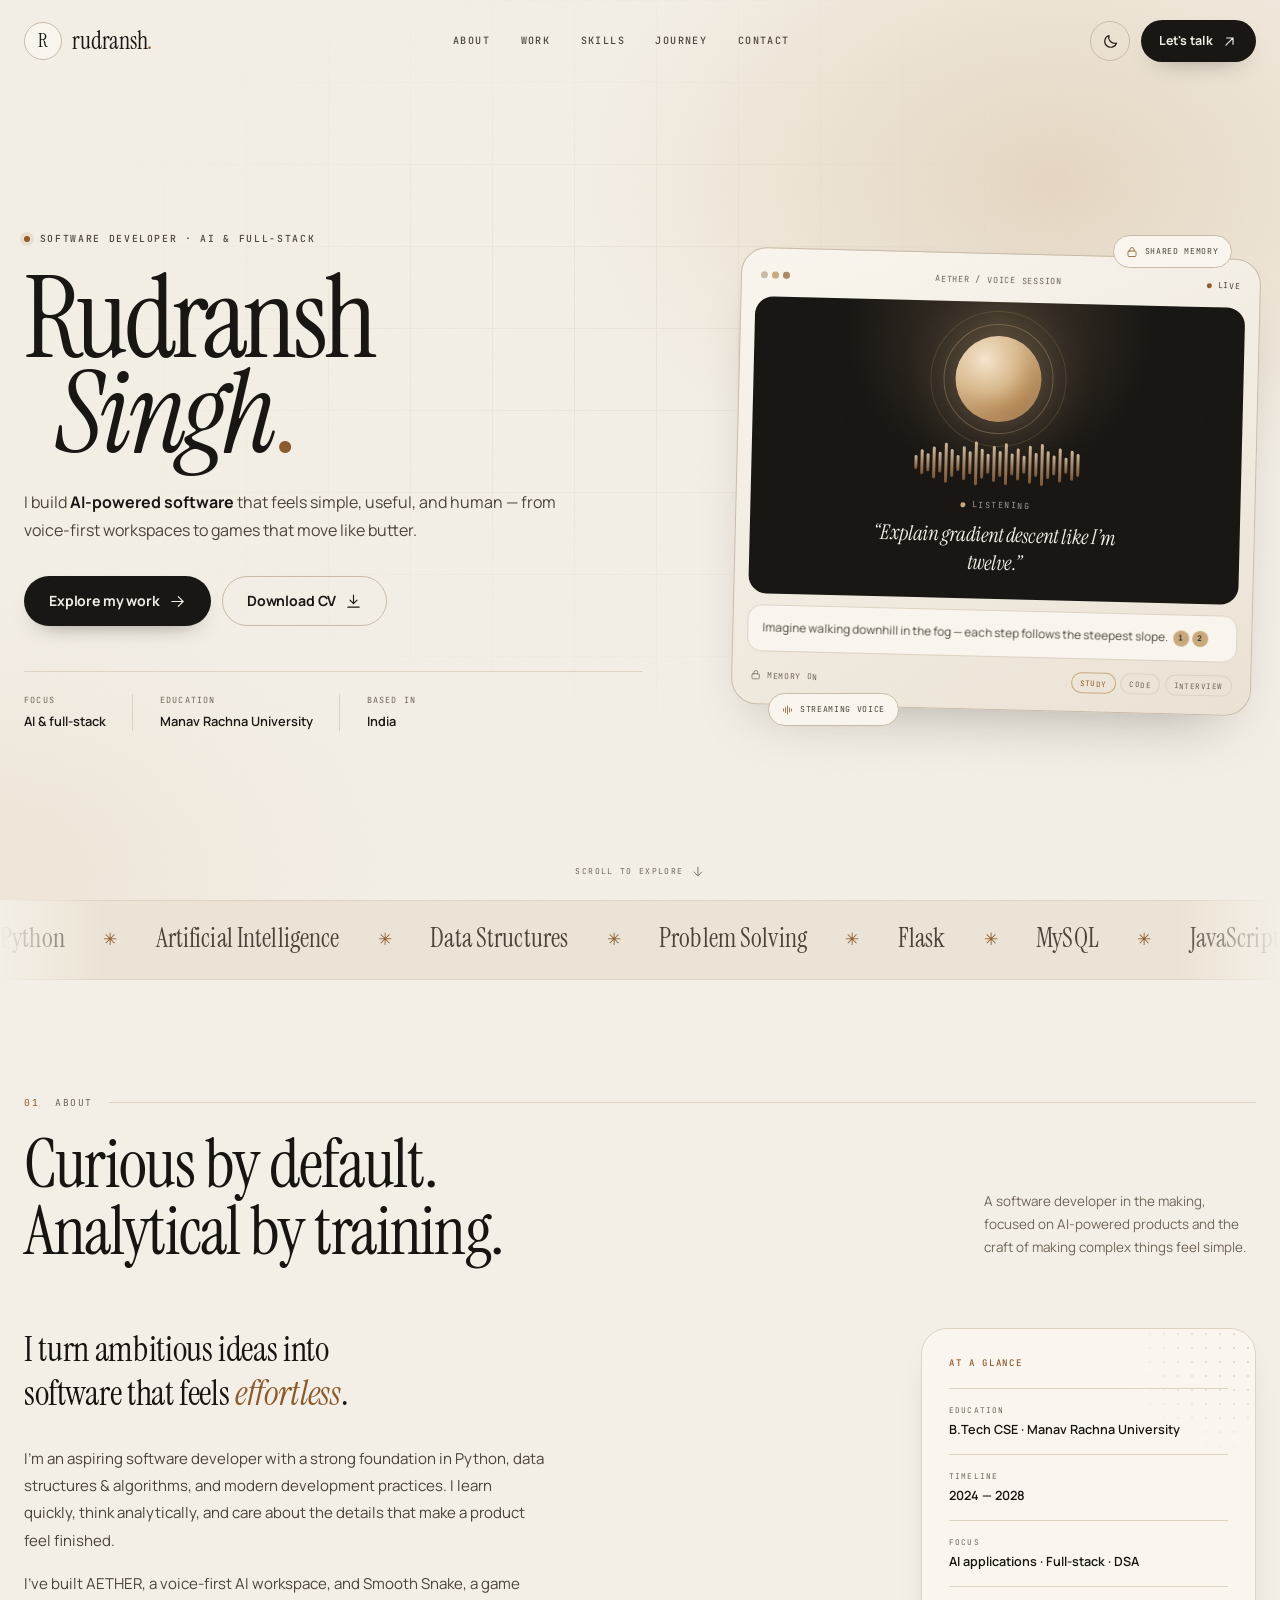
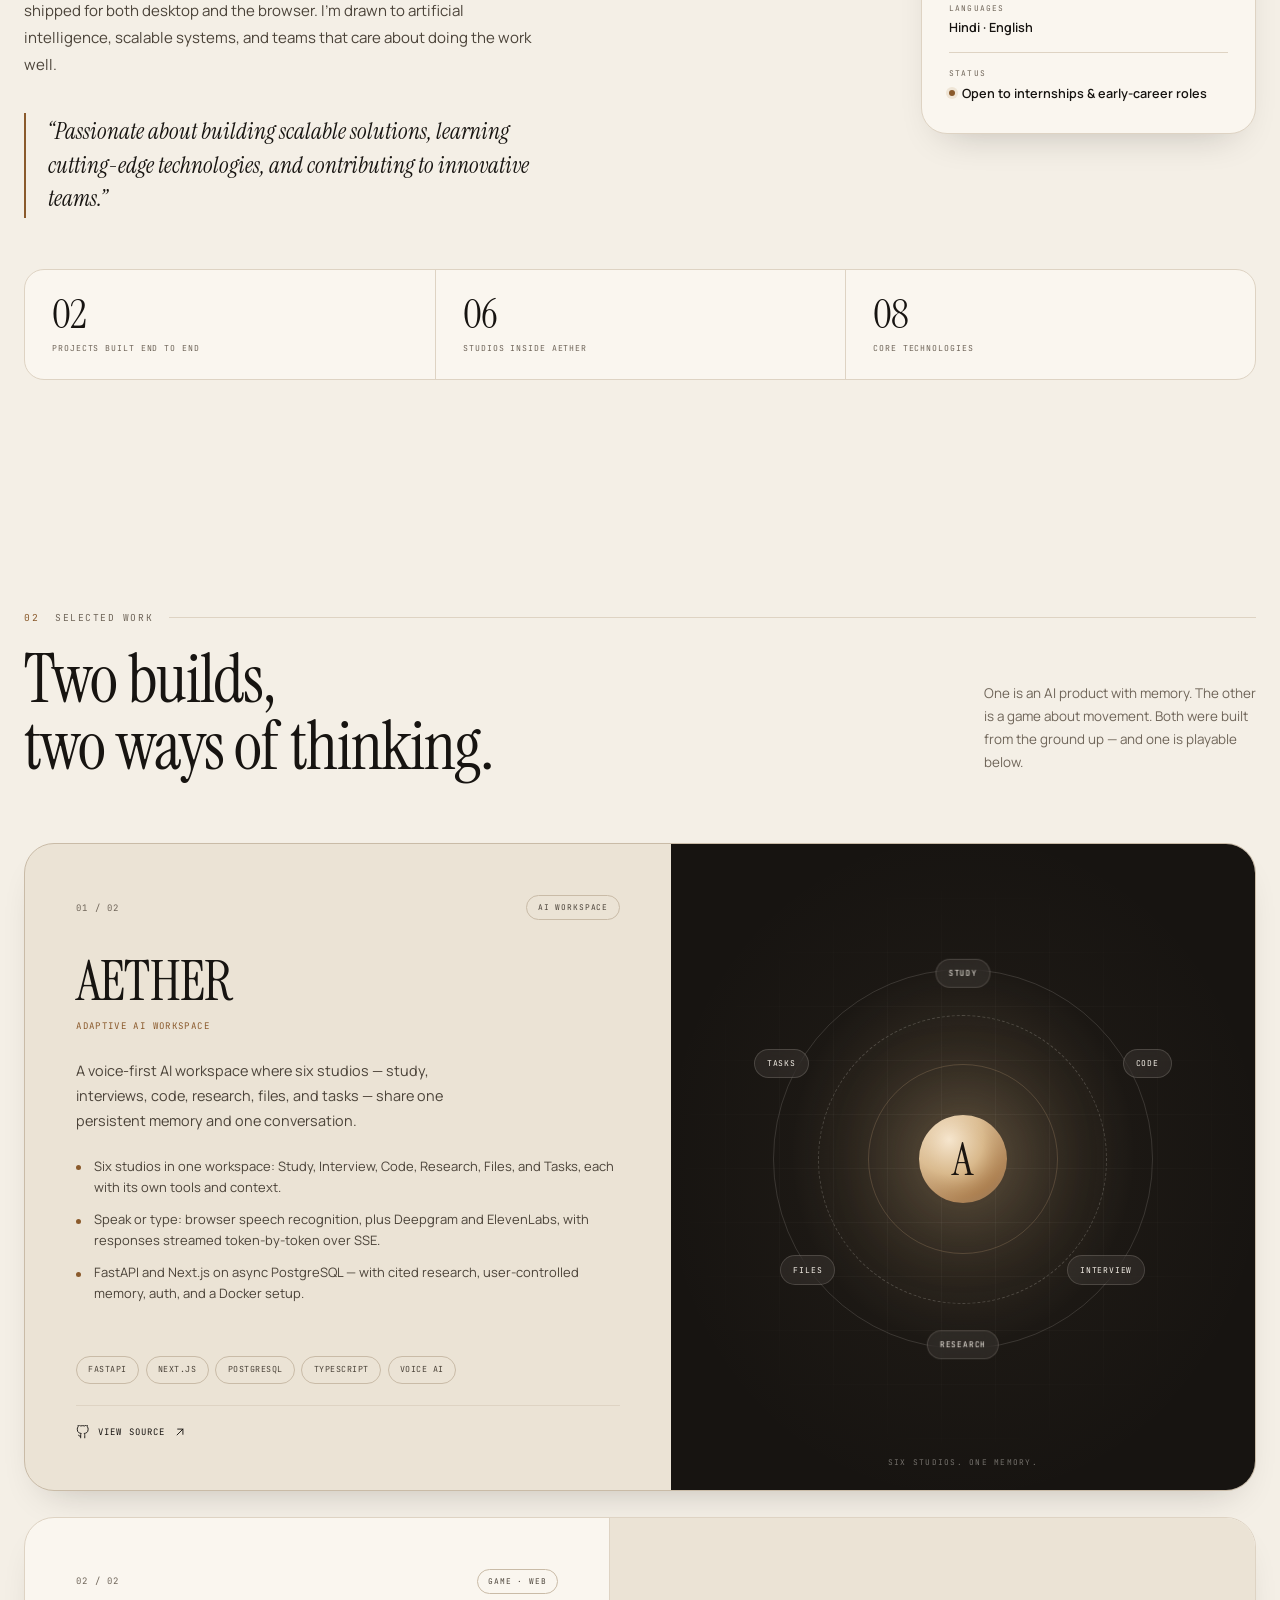
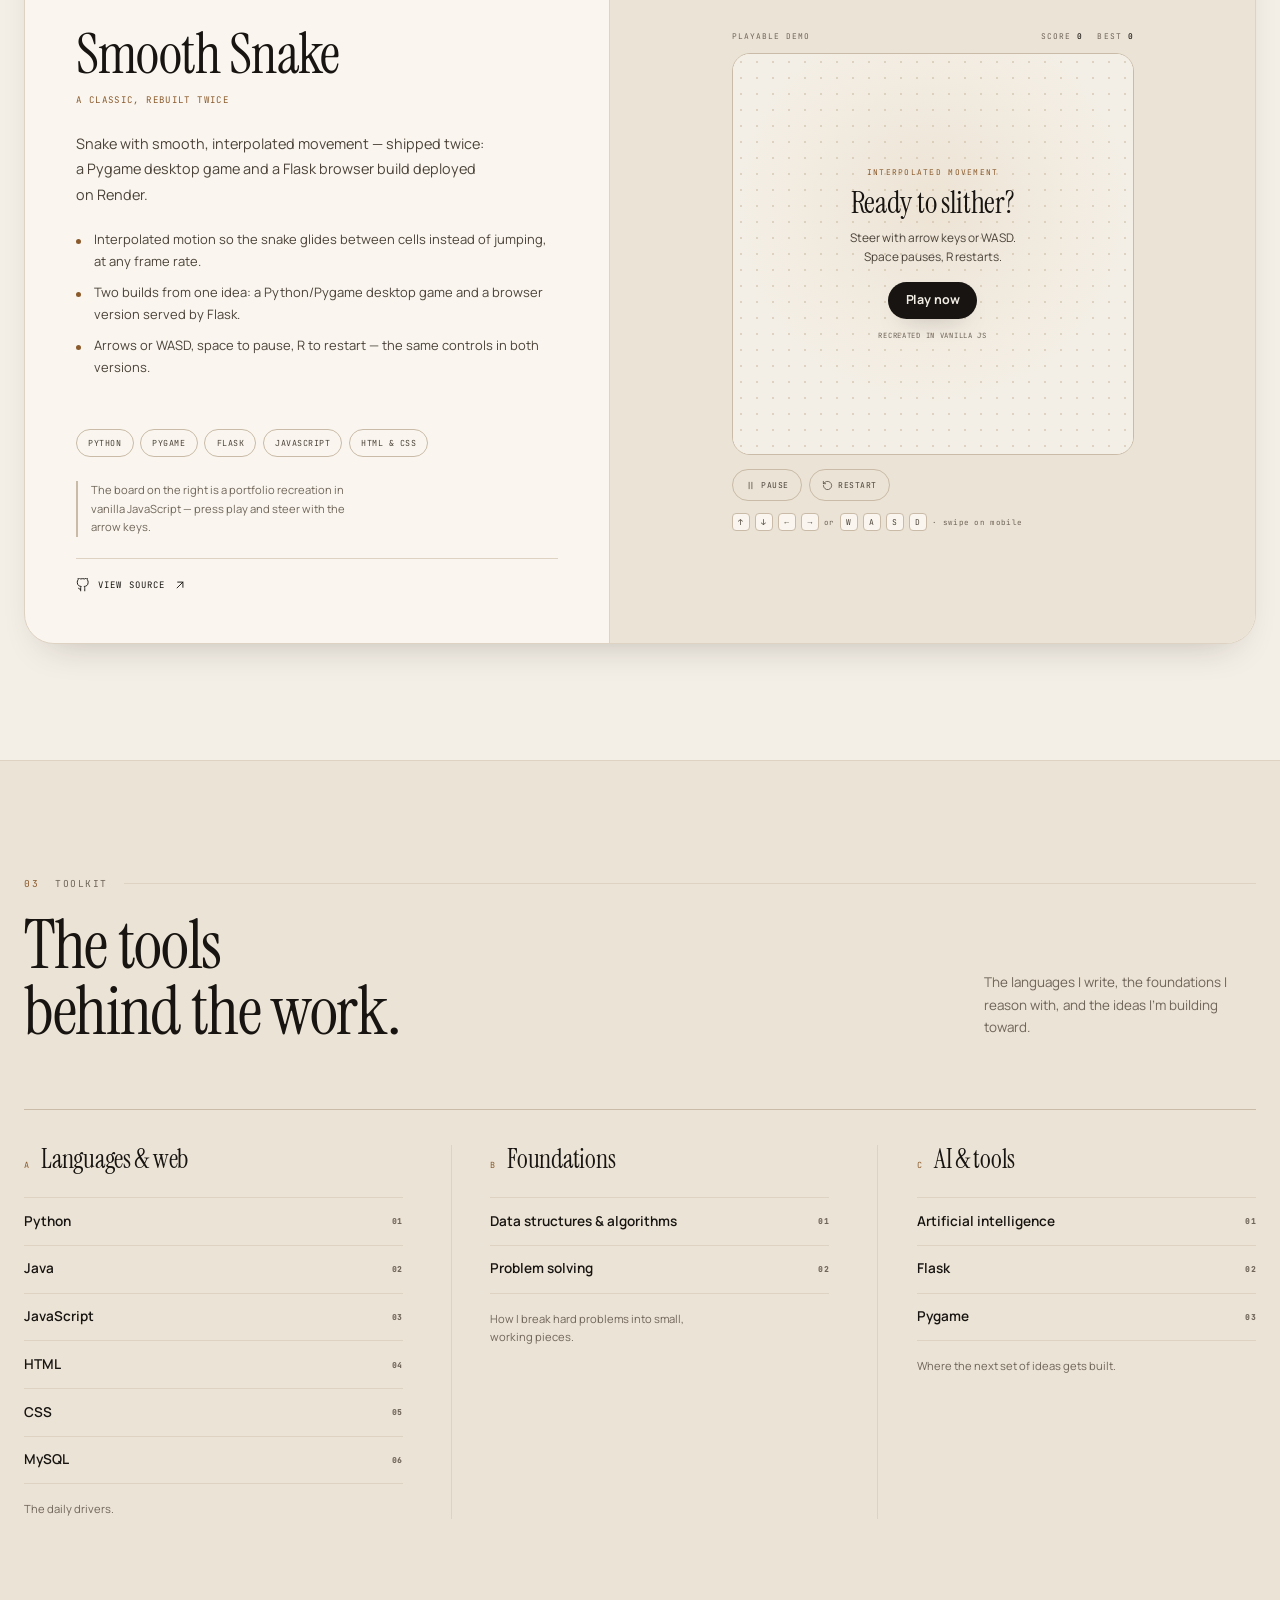
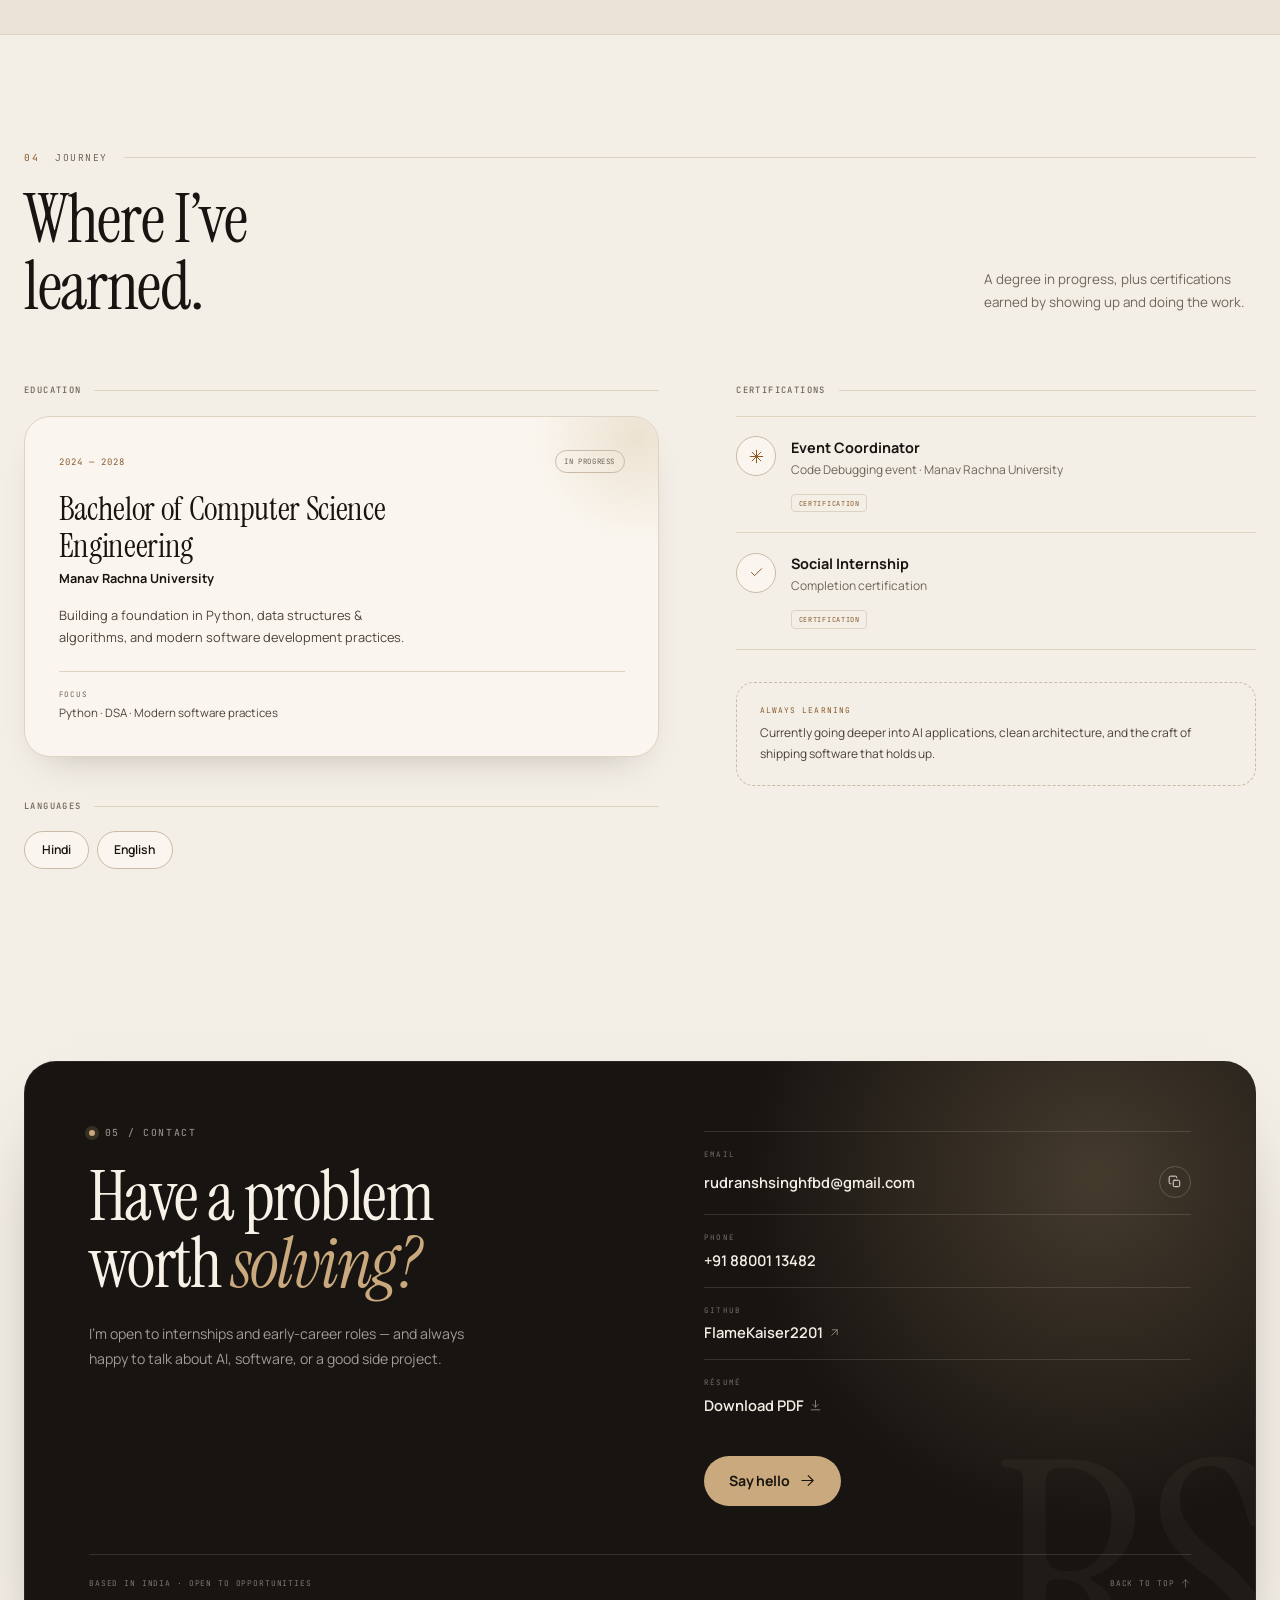
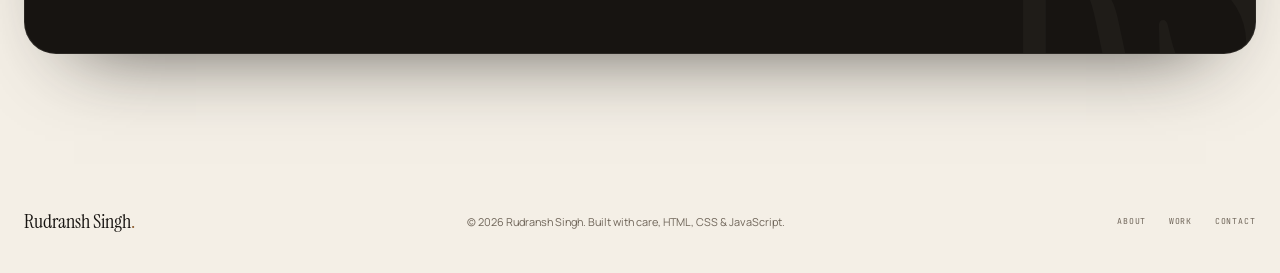
<file: index.html>
<!DOCTYPE html>
<html lang="en" data-theme="light">
<head>
  <meta charset="utf-8">
  <meta name="viewport" content="width=device-width, initial-scale=1">

  <title>Rudransh Singh — Aspiring Software Developer</title>
  <meta name="description" content="Portfolio of Rudransh Singh — an aspiring software developer building AI-powered, human-centred software with Python, Java, and the web.">
  <meta name="author" content="Rudransh Singh">
  <meta name="color-scheme" content="light dark">
  <meta name="theme-color" content="#f4efe6" media="(prefers-color-scheme: light)">
  <meta name="theme-color" content="#141210" media="(prefers-color-scheme: dark)">
  <link rel="canonical" href="https://flamekaiser2201.github.io/rudransh-portfolio/">

  <meta property="og:type" content="website">
  <meta property="og:site_name" content="Rudransh Singh">
  <meta property="og:title" content="Rudransh Singh — Aspiring Software Developer">
  <meta property="og:description" content="I build AI-powered software that feels simple, useful, and human. Explore AETHER, Smooth Snake, and the toolkit behind them.">
  <meta property="og:url" content="https://flamekaiser2201.github.io/rudransh-portfolio/">
  <meta property="og:image" content="https://flamekaiser2201.github.io/rudransh-portfolio/assets/img/og.png">
  <meta property="og:image:width" content="1200">
  <meta property="og:image:height" content="630">
  <meta property="og:image:alt" content="Rudransh Singh — software developer portfolio">
  <meta name="twitter:card" content="summary_large_image">
  <meta name="twitter:title" content="Rudransh Singh — Aspiring Software Developer">
  <meta name="twitter:description" content="I build AI-powered software that feels simple, useful, and human.">
  <meta name="twitter:image" content="https://flamekaiser2201.github.io/rudransh-portfolio/assets/img/og.png">

  <link rel="icon" href="assets/img/favicon.svg" type="image/svg+xml">
  <link rel="stylesheet" href="assets/css/fonts.css">
  <link rel="stylesheet" href="assets/css/style.css">

  <script>
    (function () {
      var root = document.documentElement;
      root.classList.add('js');
      try {
        var saved = localStorage.getItem('rs-theme');
        var theme = saved === 'dark' || saved === 'light'
          ? saved
          : (window.matchMedia('(prefers-color-scheme: dark)').matches ? 'dark' : 'light');
        root.setAttribute('data-theme', theme);
      } catch (e) {
        root.setAttribute('data-theme', 'light');
      }
    })();
  </script>

  <script type="application/ld+json">
  {
    "@context": "https://schema.org",
    "@type": "Person",
    "name": "Rudransh Singh",
    "email": "mailto:rudranshsinghfbd@gmail.com",
    "telephone": "+91-8800113482",
    "url": "https://flamekaiser2201.github.io/rudransh-portfolio/",
    "image": "https://flamekaiser2201.github.io/rudransh-portfolio/assets/img/og.png",
    "jobTitle": "Software Developer",
    "sameAs": ["https://github.com/FlameKaiser2201"],
    "alumniOf": {
      "@type": "CollegeOrUniversity",
      "name": "Manav Rachna University"
    },
    "knowsAbout": [
      "Python", "Java", "JavaScript", "HTML", "CSS", "MySQL",
      "Data Structures and Algorithms", "Problem Solving", "Artificial Intelligence"
    ]
  }
  </script>
</head>
<body>
  <a class="skip-link" href="#main">Skip to content</a>

  <div class="progress" aria-hidden="true"><span class="progress__bar" id="progress-bar"></span></div>

  <svg xmlns="http://www.w3.org/2000/svg" class="sprite" aria-hidden="true" focusable="false">
    <symbol id="i-arrow-right" viewBox="0 0 24 24">
      <path d="M4 12h16M13 5l7 7-7 7"/>
    </symbol>
    <symbol id="i-arrow-up-right" viewBox="0 0 24 24">
      <path d="M7 17 17 7M8 7h9v9"/>
    </symbol>
    <symbol id="i-arrow-down" viewBox="0 0 24 24">
      <path d="M12 4v16M5 13l7 7 7-7"/>
    </symbol>
    <symbol id="i-arrow-up" viewBox="0 0 24 24">
      <path d="M12 20V4M5 11l7-7 7 7"/>
    </symbol>
    <symbol id="i-download" viewBox="0 0 24 24">
      <path d="M12 3v12M7 10l5 5 5-5M4 20h16"/>
    </symbol>
    <symbol id="i-sun" viewBox="0 0 24 24">
      <circle cx="12" cy="12" r="4"/>
      <path d="M12 2v2M12 20v2M4.93 4.93l1.42 1.42M17.66 17.66l1.41 1.41M2 12h2M20 12h2M4.93 19.07l1.42-1.42M17.66 6.34l1.41-1.41"/>
    </symbol>
    <symbol id="i-moon" viewBox="0 0 24 24">
      <path d="M20.5 14.1A8.5 8.5 0 0 1 9.9 3.5 8.5 8.5 0 1 0 20.5 14.1Z"/>
    </symbol>
    <symbol id="i-copy" viewBox="0 0 24 24">
      <rect x="9" y="9" width="11" height="11" rx="2"/>
      <path d="M5 15H4a2 2 0 0 1-2-2V4a2 2 0 0 1 2-2h9a2 2 0 0 1 2 2v1"/>
    </symbol>
    <symbol id="i-check" viewBox="0 0 24 24">
      <path d="m20 6-11 11-5-5"/>
    </symbol>
    <symbol id="i-github" viewBox="0 0 24 24">
      <path d="M15 22v-4a4.8 4.8 0 0 0-1-3.5c3.3-.4 6.8-1.6 6.8-7.2A5.6 5.6 0 0 0 19.3 3 5.2 5.2 0 0 0 19.1 0S17.9-.4 15 1.6a13.4 13.4 0 0 0-7 0C5.1-.4 3.9 0 3.9 0a5.2 5.2 0 0 0-.2 3A5.6 5.6 0 0 0 2.2 7.3c0 5.6 3.5 6.8 6.8 7.2A4.8 4.8 0 0 0 8 18v4"/>
      <path d="M8 19c-3 .9-3-1.5-4-2"/>
    </symbol>
    <symbol id="i-mail" viewBox="0 0 24 24">
      <rect x="2" y="4" width="20" height="16" rx="2"/>
      <path d="m22 7-10 6L2 7"/>
    </symbol>
    <symbol id="i-phone" viewBox="0 0 24 24">
      <path d="M22 16.9v3a2 2 0 0 1-2.2 2 19.8 19.8 0 0 1-8.6-3.1 19.5 19.5 0 0 1-6-6A19.8 19.8 0 0 1 2.1 4.2 2 2 0 0 1 4.1 2h3a2 2 0 0 1 2 1.7c.1 1 .4 2 .7 2.9a2 2 0 0 1-.5 2.1L8 10a16 16 0 0 0 6 6l1.3-1.3a2 2 0 0 1 2.1-.5c.9.3 1.9.6 2.9.7a2 2 0 0 1 1.7 2Z"/>
    </symbol>
    <symbol id="i-lock" viewBox="0 0 24 24">
      <rect x="4" y="10" width="16" height="11" rx="2"/>
      <path d="M8 10V7a4 4 0 0 1 8 0v3"/>
    </symbol>
    <symbol id="i-wave" viewBox="0 0 24 24">
      <path d="M3 10v4M7 7v10M11 4v16M15 8v8M19 10v4"/>
    </symbol>
    <symbol id="i-restart" viewBox="0 0 24 24">
      <path d="M3 12a9 9 0 1 0 3-6.7L3 8"/>
      <path d="M3 3v5h5"/>
    </symbol>
    <symbol id="i-pause" viewBox="0 0 24 24">
      <path d="M9 5v14M15 5v14"/>
    </symbol>
    <symbol id="i-up-down" viewBox="0 0 24 24">
      <path d="M8 7 12 3l4 4M16 17l-4 4-4-4M12 3v18"/>
    </symbol>
    <symbol id="i-spark" viewBox="0 0 24 24">
      <path d="M12 2v20M2 12h20M5 5l14 14M19 5 5 19"/>
    </symbol>
  </svg>

  <header class="site-header" id="site-header">
    <div class="container header__inner">
      <a class="brand" href="#home" aria-label="Rudransh Singh — home">
        <span class="brand__mark" aria-hidden="true">R</span>
        <span class="brand__text">rudransh<span aria-hidden="true">.</span></span>
      </a>

      <nav class="nav" aria-label="Primary">
        <a href="#about">About</a>
        <a href="#work">Work</a>
        <a href="#skills">Skills</a>
        <a href="#journey">Journey</a>
        <a href="#contact">Contact</a>
      </nav>

      <div class="header__actions">
        <button class="icon-btn theme-toggle" id="theme-toggle" type="button" aria-label="Switch to dark theme" title="Switch theme">
          <svg class="icon icon--sun" aria-hidden="true"><use href="#i-sun"></use></svg>
          <svg class="icon icon--moon" aria-hidden="true"><use href="#i-moon"></use></svg>
        </button>
        <a class="btn btn--solid btn--sm header__cta" href="#contact">
          Let's talk
          <svg class="icon" aria-hidden="true"><use href="#i-arrow-up-right"></use></svg>
        </a>
        <button class="menu-btn" id="menu-btn" type="button" aria-expanded="false" aria-controls="mobile-menu" aria-label="Open menu">
          <span class="menu-btn__box" aria-hidden="true"><i></i><i></i></span>
        </button>
      </div>
    </div>
  </header>

  <div class="mobile-menu" id="mobile-menu" aria-hidden="true" inert>
    <div class="mobile-menu__inner">
      <p class="mobile-menu__label">Navigate</p>
      <nav class="mobile-menu__nav" aria-label="Mobile">
        <a href="#about"><span>01</span>About</a>
        <a href="#work"><span>02</span>Work</a>
        <a href="#skills"><span>03</span>Skills</a>
        <a href="#journey"><span>04</span>Journey</a>
        <a href="#contact"><span>05</span>Contact</a>
      </nav>
      <div class="mobile-menu__foot">
        <a href="mailto:rudranshsinghfbd@gmail.com">rudranshsinghfbd@gmail.com</a>
        <div class="mobile-menu__socials">
          <a href="https://github.com/FlameKaiser2201" target="_blank" rel="noopener noreferrer">GitHub</a>
          <a href="tel:+918800113482">+91 88001 13482</a>
        </div>
      </div>
    </div>
  </div>

  <main id="main">
    <section class="hero" id="home" aria-labelledby="hero-title">
      <div class="hero__bg" aria-hidden="true"></div>
      <div class="container hero__grid">
        <div class="hero__content">
          <p class="eyebrow hero__eyebrow">
            <span class="eyebrow__dot" aria-hidden="true"></span>
            Software developer · AI &amp; full-stack
          </p>

          <h1 class="hero__title" id="hero-title">
            <span class="hero__line">Rudransh</span>
            <span class="hero__line hero__line--accent"><em>Singh</em><span class="hero__dot" aria-hidden="true">.</span></span>
          </h1>

          <p class="hero__lead">
            I build <strong>AI-powered software</strong> that feels simple, useful, and human — from
            voice-first workspaces to games that move like butter.
          </p>

          <div class="hero__actions">
            <a class="btn btn--solid" href="#work">
              Explore my work
              <svg class="icon" aria-hidden="true"><use href="#i-arrow-right"></use></svg>
            </a>
            <a class="btn btn--ghost" href="assets/resume/Rudransh-Singh-CV.pdf" download="Rudransh-Singh-CV.pdf">
              Download CV
              <svg class="icon" aria-hidden="true"><use href="#i-download"></use></svg>
            </a>
          </div>

          <dl class="hero__meta">
            <div>
              <dt>Focus</dt>
              <dd>AI &amp; full-stack</dd>
            </div>
            <div>
              <dt>Education</dt>
              <dd>Manav Rachna University</dd>
            </div>
            <div>
              <dt>Based in</dt>
              <dd>India</dd>
            </div>
          </dl>
        </div>

        <div class="hero__visual">
          <span class="float-chip float-chip--memory">
            <svg class="icon" aria-hidden="true"><use href="#i-lock"></use></svg>
            Shared memory
          </span>

          <div class="voice-card" aria-label="Preview of the AETHER voice workspace">
            <div class="voice-card__bar">
              <span class="traffic" aria-hidden="true"><i></i><i></i><i></i></span>
              <span class="voice-card__name">aether / voice session</span>
              <span class="live"><i aria-hidden="true"></i>Live</span>
            </div>

            <div class="voice-card__main">
              <div class="voice-orb" aria-hidden="true">
                <span class="voice-orb__ring"></span>
                <span class="voice-orb__ring voice-orb__ring--2"></span>
                <span class="voice-orb__core"></span>
              </div>

              <div class="wave" aria-hidden="true">
                <i style="--h:28%;--d:0s"></i><i style="--h:52%;--d:.12s"></i><i style="--h:38%;--d:.24s"></i><i style="--h:68%;--d:.36s"></i><i style="--h:44%;--d:.48s"></i><i style="--h:82%;--d:.06s"></i><i style="--h:58%;--d:.18s"></i><i style="--h:34%;--d:.3s"></i><i style="--h:72%;--d:.42s"></i><i style="--h:48%;--d:.54s"></i><i style="--h:90%;--d:.1s"></i><i style="--h:62%;--d:.22s"></i><i style="--h:40%;--d:.34s"></i><i style="--h:76%;--d:.46s"></i><i style="--h:54%;--d:.58s"></i><i style="--h:86%;--d:.14s"></i><i style="--h:46%;--d:.26s"></i><i style="--h:66%;--d:.38s"></i><i style="--h:36%;--d:.5s"></i><i style="--h:78%;--d:.02s"></i><i style="--h:50%;--d:.16s"></i><i style="--h:88%;--d:.28s"></i><i style="--h:60%;--d:.4s"></i><i style="--h:42%;--d:.52s"></i><i style="--h:70%;--d:.08s"></i><i style="--h:32%;--d:.2s"></i><i style="--h:64%;--d:.32s"></i><i style="--h:48%;--d:.44s"></i>
              </div>

              <p class="voice-card__state"><span class="state-dot" aria-hidden="true"></span>Listening</p>
              <p class="voice-card__quote">“Explain gradient descent like I’m twelve.”</p>
            </div>

            <div class="voice-card__reply">
              <p>
                Imagine walking downhill in the fog — each step follows the steepest slope.
                <span class="cite">1</span><span class="cite">2</span>
              </p>
            </div>

            <div class="voice-card__foot">
              <span class="voice-card__memory">
                <svg class="icon" aria-hidden="true"><use href="#i-lock"></use></svg>
                Memory on
              </span>
              <span class="modes" aria-hidden="true">
                <span>Study</span><span>Code</span><span>Interview</span>
              </span>
            </div>
          </div>

          <span class="float-chip float-chip--voice">
            <svg class="icon" aria-hidden="true"><use href="#i-wave"></use></svg>
            Streaming voice
          </span>
        </div>
      </div>

      <a class="hero__scroll" href="#about">
        <span>Scroll to explore</span>
        <svg class="icon" aria-hidden="true"><use href="#i-arrow-down"></use></svg>
      </a>
    </section>

    <div class="marquee" aria-hidden="true">
      <div class="marquee__track">
        <div class="marquee__group">
          <span>Python</span><i>✳</i><span>Artificial Intelligence</span><i>✳</i><span>Data Structures</span><i>✳</i><span>Problem Solving</span><i>✳</i><span>Flask</span><i>✳</i><span>MySQL</span><i>✳</i><span>JavaScript</span><i>✳</i><span>Java</span><i>✳</i><span>HTML &amp; CSS</span><i>✳</i>
        </div>
        <div class="marquee__group">
          <span>Python</span><i>✳</i><span>Artificial Intelligence</span><i>✳</i><span>Data Structures</span><i>✳</i><span>Problem Solving</span><i>✳</i><span>Flask</span><i>✳</i><span>MySQL</span><i>✳</i><span>JavaScript</span><i>✳</i><span>Java</span><i>✳</i><span>HTML &amp; CSS</span><i>✳</i>
        </div>
      </div>
    </div>

    <section class="section about" id="about" aria-labelledby="about-title">
      <div class="container">
        <div class="section-head reveal">
          <div class="section-head__top">
            <span class="section-num">01</span>
            <span class="section-label">About</span>
            <span class="section-head__rule" aria-hidden="true"></span>
          </div>
          <div class="section-head__row">
            <h2 id="about-title">Curious by default.<br>Analytical by training.</h2>
            <p class="section-head__note">
              A software developer in the making, focused on AI-powered products and the craft
              of making complex things feel simple.
            </p>
          </div>
        </div>

        <div class="about__grid">
          <div class="about__main reveal">
            <p class="about__lead">
              I turn ambitious ideas into software that feels <em>effortless</em>.
            </p>
            <div class="about__body">
              <p>
                I’m an aspiring software developer with a strong foundation in Python, data
                structures &amp; algorithms, and modern development practices. I learn quickly,
                think analytically, and care about the details that make a product feel finished.
              </p>
              <p>
                I’ve built AETHER, a voice-first AI workspace, and Smooth Snake, a game shipped for
                both desktop and the browser. I’m drawn to artificial intelligence, scalable
                systems, and teams that care about doing the work well.
              </p>
            </div>
            <blockquote class="about__quote">
              “Passionate about building scalable solutions, learning cutting-edge technologies,
              and contributing to innovative teams.”
            </blockquote>
          </div>

          <aside class="glance reveal" data-delay="1" aria-labelledby="glance-title">
            <h3 id="glance-title">At a glance</h3>
            <dl>
              <div class="glance__row">
                <dt>Education</dt>
                <dd>B.Tech CSE · Manav Rachna University</dd>
              </div>
              <div class="glance__row">
                <dt>Timeline</dt>
                <dd>2024 — 2028</dd>
              </div>
              <div class="glance__row">
                <dt>Focus</dt>
                <dd>AI applications · Full-stack · DSA</dd>
              </div>
              <div class="glance__row">
                <dt>Languages</dt>
                <dd>Hindi · English</dd>
              </div>
              <div class="glance__row glance__row--status">
                <dt>Status</dt>
                <dd><span class="status-dot" aria-hidden="true"></span>Open to internships &amp; early-career roles</dd>
              </div>
            </dl>
          </aside>
        </div>

        <div class="stats reveal">
          <div class="stat">
            <b>02</b>
            <span>Projects built end to end</span>
          </div>
          <div class="stat">
            <b>06</b>
            <span>Studios inside AETHER</span>
          </div>
          <div class="stat">
            <b>08</b>
            <span>Core technologies</span>
          </div>
        </div>
      </div>
    </section>

    <section class="section work" id="work" aria-labelledby="work-title">
      <div class="container">
        <div class="section-head reveal">
          <div class="section-head__top">
            <span class="section-num">02</span>
            <span class="section-label">Selected work</span>
            <span class="section-head__rule" aria-hidden="true"></span>
          </div>
          <div class="section-head__row">
            <h2 id="work-title">Two builds,<br>two ways of thinking.</h2>
            <p class="section-head__note">
              One is an AI product with memory. The other is a game about movement. Both were
              built from the ground up — and one is playable below.
            </p>
          </div>
        </div>

        <article class="project project--featured reveal" aria-labelledby="aether-title">
          <div class="project__body">
            <div class="project__top">
              <span class="project__index">01 / 02</span>
              <span class="project__badge">AI workspace</span>
            </div>

            <h3 class="project__title" id="aether-title">AETHER</h3>
            <p class="project__sub">Adaptive AI Workspace</p>

            <p class="project__desc">
              A voice-first AI workspace where six studios — study, interviews, code, research,
              files, and tasks — share one persistent memory and one conversation.
            </p>

            <ul class="feature-list">
              <li>Six studios in one workspace: Study, Interview, Code, Research, Files, and Tasks, each with its own tools and context.</li>
              <li>Speak or type: browser speech recognition, plus Deepgram and ElevenLabs, with responses streamed token-by-token over SSE.</li>
              <li>FastAPI and Next.js on async PostgreSQL — with cited research, user-controlled memory, auth, and a Docker setup.</li>
            </ul>

            <ul class="tags" aria-label="AETHER technologies">
              <li>FastAPI</li>
              <li>Next.js</li>
              <li>PostgreSQL</li>
              <li>TypeScript</li>
              <li>Voice AI</li>
            </ul>

            <div class="project__links">
              <a class="project-link" href="https://github.com/FlameKaiser2201/aether-ai" target="_blank" rel="noopener noreferrer">
                <svg class="icon" aria-hidden="true"><use href="#i-github"></use></svg>
                <span>View source</span>
                <svg class="icon project-link__arrow" aria-hidden="true"><use href="#i-arrow-up-right"></use></svg>
              </a>
            </div>
          </div>

          <div class="project__visual" aria-hidden="true">
            <div class="aether-orbit">
              <span class="aether-ring"></span>
              <span class="aether-ring"></span>
              <span class="aether-ring"></span>
              <span class="mode-chip mode-chip--1">Study</span>
              <span class="mode-chip mode-chip--2">Code</span>
              <span class="mode-chip mode-chip--3">Interview</span>
              <span class="mode-chip mode-chip--4">Research</span>
              <span class="mode-chip mode-chip--5">Files</span>
              <span class="mode-chip mode-chip--6">Tasks</span>
              <span class="aether-core">A</span>
            </div>
            <p class="project__visual-caption">Six studios. One memory.</p>
          </div>
        </article>

        <article class="project project--snake reveal" aria-labelledby="snake-title">
          <div class="project__body">
            <div class="project__top">
              <span class="project__index">02 / 02</span>
              <span class="project__badge">Game · Web</span>
            </div>

            <h3 class="project__title" id="snake-title">Smooth Snake</h3>
            <p class="project__sub">A classic, rebuilt twice</p>

            <p class="project__desc">
              Snake with smooth, interpolated movement — shipped twice: a Pygame desktop game
              and a Flask browser build deployed on Render.
            </p>

            <ul class="feature-list">
              <li>Interpolated motion so the snake glides between cells instead of jumping, at any frame rate.</li>
              <li>Two builds from one idea: a Python/Pygame desktop game and a browser version served by Flask.</li>
              <li>Arrows or WASD, space to pause, R to restart — the same controls in both versions.</li>
            </ul>

            <ul class="tags" aria-label="Smooth Snake technologies">
              <li>Python</li>
              <li>Pygame</li>
              <li>Flask</li>
              <li>JavaScript</li>
              <li>HTML &amp; CSS</li>
            </ul>

            <p class="project__note">
              The board on the right is a portfolio recreation in vanilla JavaScript — press
              play and steer with the arrow keys.
            </p>

            <div class="project__links">
              <a class="project-link" href="https://github.com/FlameKaiser2201/snake-game" target="_blank" rel="noopener noreferrer">
                <svg class="icon" aria-hidden="true"><use href="#i-github"></use></svg>
                <span>View source</span>
                <svg class="icon project-link__arrow" aria-hidden="true"><use href="#i-arrow-up-right"></use></svg>
              </a>
            </div>
          </div>

          <div class="game-wrap">
            <div class="game">
              <div class="game__head">
                <span class="game__label">Playable demo</span>
                <div class="game__scores">
                  <span>Score <b id="game-score">0</b></span>
                  <span>Best <b id="game-best">0</b></span>
                </div>
              </div>

              <div class="game__board" id="game-board" tabindex="0" role="application" aria-label="Smooth Snake game. Use arrow keys or W A S D to steer, space to pause.">
                <canvas id="snake-canvas" width="480" height="480" aria-hidden="true"></canvas>
                <div class="game__overlay" id="game-overlay">
                  <span class="game__overlay-label" id="game-overline">Interpolated movement</span>
                  <h4 id="game-title">Ready to slither?</h4>
                  <p id="game-message">Steer with arrow keys or WASD. Space pauses, R restarts.</p>
                  <button class="btn btn--solid btn--sm" id="game-start" type="button">Play now</button>
                  <p class="game__demo-note">Recreated in vanilla JS</p>
                </div>
              </div>

              <div class="game__controls">
                <div class="dpad" aria-label="Directional controls">
                  <button type="button" class="dpad__btn dpad__btn--up" data-dir="up" aria-label="Move up">↑</button>
                  <button type="button" class="dpad__btn dpad__btn--left" data-dir="left" aria-label="Move left">←</button>
                  <button type="button" class="dpad__btn dpad__btn--down" data-dir="down" aria-label="Move down">↓</button>
                  <button type="button" class="dpad__btn dpad__btn--right" data-dir="right" aria-label="Move right">→</button>
                </div>
                <div class="game__btns">
                  <button class="game-btn" id="game-pause" type="button" aria-label="Pause game">
                    <svg class="icon" aria-hidden="true"><use href="#i-pause"></use></svg>
                    <span>Pause</span>
                  </button>
                  <button class="game-btn" id="game-reset" type="button" aria-label="Restart game">
                    <svg class="icon" aria-hidden="true"><use href="#i-restart"></use></svg>
                    <span>Restart</span>
                  </button>
                </div>
              </div>

              <p class="game__hint">
                <kbd>↑</kbd><kbd>↓</kbd><kbd>←</kbd><kbd>→</kbd> or <kbd>W</kbd><kbd>A</kbd><kbd>S</kbd><kbd>D</kbd>
                <span>·</span> swipe on mobile
              </p>
            </div>
          </div>
        </article>
      </div>
    </section>

    <section class="section skills" id="skills" aria-labelledby="skills-title">
      <div class="container">
        <div class="section-head reveal">
          <div class="section-head__top">
            <span class="section-num">03</span>
            <span class="section-label">Toolkit</span>
            <span class="section-head__rule" aria-hidden="true"></span>
          </div>
          <div class="section-head__row">
            <h2 id="skills-title">The tools<br>behind the work.</h2>
            <p class="section-head__note">
              The languages I write, the foundations I reason with, and the ideas I’m building
              toward.
            </p>
          </div>
        </div>

        <div class="skills__grid">
          <div class="skill-group reveal">
            <div class="skill-group__head">
              <span class="skill-group__num" aria-hidden="true">A</span>
              <h3>Languages &amp; web</h3>
            </div>
            <ul class="skill-list">
              <li><span>Python</span><em>01</em></li>
              <li><span>Java</span><em>02</em></li>
              <li><span>JavaScript</span><em>03</em></li>
              <li><span>HTML</span><em>04</em></li>
              <li><span>CSS</span><em>05</em></li>
              <li><span>MySQL</span><em>06</em></li>
            </ul>
            <p class="skill-group__note">The daily drivers.</p>
          </div>

          <div class="skill-group reveal" data-delay="1">
            <div class="skill-group__head">
              <span class="skill-group__num" aria-hidden="true">B</span>
              <h3>Foundations</h3>
            </div>
            <ul class="skill-list">
              <li><span>Data structures &amp; algorithms</span><em>01</em></li>
              <li><span>Problem solving</span><em>02</em></li>
            </ul>
            <p class="skill-group__note">How I break hard problems into small, working pieces.</p>
          </div>

          <div class="skill-group reveal" data-delay="2">
            <div class="skill-group__head">
              <span class="skill-group__num" aria-hidden="true">C</span>
              <h3>AI &amp; tools</h3>
            </div>
            <ul class="skill-list">
              <li><span>Artificial intelligence</span><em>01</em></li>
              <li><span>Flask</span><em>02</em></li>
              <li><span>Pygame</span><em>03</em></li>
            </ul>
            <p class="skill-group__note">Where the next set of ideas gets built.</p>
          </div>
        </div>
      </div>
    </section>

    <section class="section journey" id="journey" aria-labelledby="journey-title">
      <div class="container">
        <div class="section-head reveal">
          <div class="section-head__top">
            <span class="section-num">04</span>
            <span class="section-label">Journey</span>
            <span class="section-head__rule" aria-hidden="true"></span>
          </div>
          <div class="section-head__row">
            <h2 id="journey-title">Where I’ve<br>learned.</h2>
            <p class="section-head__note">
              A degree in progress, plus certifications earned by showing up and doing the work.
            </p>
          </div>
        </div>

        <div class="journey__grid">
          <div class="journey__col reveal">
            <h3 class="subhead">Education</h3>
            <article class="edu-card">
              <div class="edu-card__top">
                <span class="edu-card__date">2024 — 2028</span>
                <span class="edu-card__badge">In progress</span>
              </div>
              <h4>Bachelor of Computer Science Engineering</h4>
              <p class="edu-card__school">Manav Rachna University</p>
              <p class="edu-card__desc">
                Building a foundation in Python, data structures &amp; algorithms, and modern
                software development practices.
              </p>
              <div class="edu-card__focus">
                <span>Focus</span>
                <p>Python · DSA · Modern software practices</p>
              </div>
            </article>

            <h3 class="subhead subhead--spaced">Languages</h3>
            <div class="languages">
              <span>Hindi</span>
              <span>English</span>
            </div>
          </div>

          <div class="journey__col reveal" data-delay="1">
            <h3 class="subhead">Certifications</h3>

            <ul class="cert-list">
              <li class="cert">
                <span class="cert__mark" aria-hidden="true">
                  <svg class="icon"><use href="#i-spark"></use></svg>
                </span>
                <div>
                  <h4>Event Coordinator</h4>
                  <p>Code Debugging event · Manav Rachna University</p>
                  <span class="cert__tag">Certification</span>
                </div>
              </li>
              <li class="cert">
                <span class="cert__mark" aria-hidden="true">
                  <svg class="icon"><use href="#i-check"></use></svg>
                </span>
                <div>
                  <h4>Social Internship</h4>
                  <p>Completion certification</p>
                  <span class="cert__tag">Certification</span>
                </div>
              </li>
            </ul>

            <div class="journey__aside">
              <p class="journey__aside-label">Always learning</p>
              <p class="journey__aside-text">
                Currently going deeper into AI applications, clean architecture, and the craft of
                shipping software that holds up.
              </p>
            </div>
          </div>
        </div>
      </div>
    </section>

    <section class="section contact" id="contact" aria-labelledby="contact-title">
      <div class="container">
        <div class="contact__panel reveal">
          <div class="contact__glow" aria-hidden="true"></div>
          <span class="contact__watermark" aria-hidden="true">RS</span>

          <div class="contact__grid">
            <div class="contact__intro">
              <p class="eyebrow contact__eyebrow">
                <span class="eyebrow__dot" aria-hidden="true"></span>
                05 / Contact
              </p>
              <h2 class="contact__title" id="contact-title">Have a problem<br>worth <em>solving?</em></h2>
              <p class="contact__text">
                I’m open to internships and early-career roles — and always happy to talk about
                AI, software, or a good side project.
              </p>
            </div>

            <div class="contact__side">
              <div class="contact__row">
                <span class="contact__label">Email</span>
                <div class="contact__value">
                  <a href="mailto:rudranshsinghfbd@gmail.com">rudranshsinghfbd@gmail.com</a>
                  <button class="copy-btn" id="copy-email" type="button" data-email="rudranshsinghfbd@gmail.com" aria-label="Copy email address">
                    <svg class="icon icon--copy" aria-hidden="true"><use href="#i-copy"></use></svg>
                    <svg class="icon icon--check" aria-hidden="true"><use href="#i-check"></use></svg>
                  </button>
                </div>
              </div>

              <div class="contact__row">
                <span class="contact__label">Phone</span>
                <div class="contact__value">
                  <a href="tel:+918800113482">+91 88001 13482</a>
                </div>
              </div>

              <div class="contact__row">
                <span class="contact__label">GitHub</span>
                <div class="contact__value">
                  <a href="https://github.com/FlameKaiser2201" target="_blank" rel="noopener noreferrer">
                    FlameKaiser2201
                    <svg class="icon icon--inline" aria-hidden="true"><use href="#i-arrow-up-right"></use></svg>
                  </a>
                </div>
              </div>

              <div class="contact__row">
                <span class="contact__label">Résumé</span>
                <div class="contact__value">
                  <a href="assets/resume/Rudransh-Singh-CV.pdf" download="Rudransh-Singh-CV.pdf">
                    Download PDF
                    <svg class="icon icon--inline" aria-hidden="true"><use href="#i-download"></use></svg>
                  </a>
                </div>
              </div>

              <a class="btn btn--tan contact__cta" href="mailto:rudranshsinghfbd@gmail.com">
                Say hello
                <svg class="icon" aria-hidden="true"><use href="#i-arrow-right"></use></svg>
              </a>
            </div>
          </div>

          <div class="contact__foot">
            <span>Based in India · Open to opportunities</span>
            <a href="#home">Back to top
              <svg class="icon" aria-hidden="true"><use href="#i-arrow-up"></use></svg>
            </a>
          </div>
        </div>
      </div>
    </section>
  </main>

  <footer class="footer">
    <div class="container footer__inner">
      <a class="footer__brand" href="#home">Rudransh Singh<span aria-hidden="true">.</span></a>
      <p class="footer__copy">© <span id="year">2026</span> Rudransh Singh. Built with care, HTML, CSS &amp; JavaScript.</p>
      <nav class="footer__nav" aria-label="Footer">
        <a href="#about">About</a>
        <a href="#work">Work</a>
        <a href="#contact">Contact</a>
      </nav>
    </div>
  </footer>

  <div class="toast" id="toast" role="status" aria-live="polite"></div>

  <noscript>
    <style>
      .reveal { opacity: 1 !important; transform: none !important; }
      .game__hint { display: none; }
    </style>
  </noscript>

  <script src="assets/js/main.js" defer></script>
</body>
</html>
</file>
<file: assets/css/fonts.css>
/* Instrument Serif */
/* latin-ext */
@font-face {
  font-family: 'Instrument Serif';
  font-style: italic;
  font-weight: 400;
  font-display: swap;
  src: url(../fonts/instrument-serif-7f73269f28.woff2) format('woff2');
  unicode-range: U+0100-02BA, U+02BD-02C5, U+02C7-02CC, U+02CE-02D7, U+02DD-02FF, U+0304, U+0308, U+0329, U+1D00-1DBF, U+1E00-1E9F, U+1EF2-1EFF, U+2020, U+20A0-20AB, U+20AD-20C4, U+2113, U+2C60-2C7F, U+A720-A7FF;
}
/* latin */
@font-face {
  font-family: 'Instrument Serif';
  font-style: italic;
  font-weight: 400;
  font-display: swap;
  src: url(../fonts/instrument-serif-253e49fe39.woff2) format('woff2');
  unicode-range: U+0000-00FF, U+0131, U+0152-0153, U+02BB-02BC, U+02C6, U+02DA, U+02DC, U+0304, U+0308, U+0329, U+2000-206F, U+20AC, U+2122, U+2191, U+2193, U+2212, U+2215, U+FEFF, U+FFFD;
}
/* latin-ext */
@font-face {
  font-family: 'Instrument Serif';
  font-style: normal;
  font-weight: 400;
  font-display: swap;
  src: url(../fonts/instrument-serif-73b57d1238.woff2) format('woff2');
  unicode-range: U+0100-02BA, U+02BD-02C5, U+02C7-02CC, U+02CE-02D7, U+02DD-02FF, U+0304, U+0308, U+0329, U+1D00-1DBF, U+1E00-1E9F, U+1EF2-1EFF, U+2020, U+20A0-20AB, U+20AD-20C4, U+2113, U+2C60-2C7F, U+A720-A7FF;
}
/* latin */
@font-face {
  font-family: 'Instrument Serif';
  font-style: normal;
  font-weight: 400;
  font-display: swap;
  src: url(../fonts/instrument-serif-d65c264453.woff2) format('woff2');
  unicode-range: U+0000-00FF, U+0131, U+0152-0153, U+02BB-02BC, U+02C6, U+02DA, U+02DC, U+0304, U+0308, U+0329, U+2000-206F, U+20AC, U+2122, U+2191, U+2193, U+2212, U+2215, U+FEFF, U+FFFD;
}

/* Manrope */
/* cyrillic-ext */
@font-face {
  font-family: 'Manrope';
  font-style: normal;
  font-weight: 200 800;
  font-display: swap;
  src: url(../fonts/manrope-f09590a67c.woff2) format('woff2');
  unicode-range: U+0460-052F, U+1C80-1C8A, U+20B4, U+2DE0-2DFF, U+A640-A69F, U+FE2E-FE2F;
}
/* cyrillic */
@font-face {
  font-family: 'Manrope';
  font-style: normal;
  font-weight: 200 800;
  font-display: swap;
  src: url(../fonts/manrope-84ddfcf770.woff2) format('woff2');
  unicode-range: U+0301, U+0400-045F, U+0490-0491, U+04B0-04B1, U+2116;
}
/* greek */
@font-face {
  font-family: 'Manrope';
  font-style: normal;
  font-weight: 200 800;
  font-display: swap;
  src: url(../fonts/manrope-92ce4446e0.woff2) format('woff2');
  unicode-range: U+0370-0377, U+037A-037F, U+0384-038A, U+038C, U+038E-03A1, U+03A3-03FF;
}
/* vietnamese */
@font-face {
  font-family: 'Manrope';
  font-style: normal;
  font-weight: 200 800;
  font-display: swap;
  src: url(../fonts/manrope-5b3e3e4cf4.woff2) format('woff2');
  unicode-range: U+0102-0103, U+0110-0111, U+0128-0129, U+0168-0169, U+01A0-01A1, U+01AF-01B0, U+0300-0301, U+0303-0304, U+0308-0309, U+0323, U+0329, U+1EA0-1EF9, U+20AB;
}
/* latin-ext */
@font-face {
  font-family: 'Manrope';
  font-style: normal;
  font-weight: 200 800;
  font-display: swap;
  src: url(../fonts/manrope-59b5f94f8c.woff2) format('woff2');
  unicode-range: U+0100-02BA, U+02BD-02C5, U+02C7-02CC, U+02CE-02D7, U+02DD-02FF, U+0304, U+0308, U+0329, U+1D00-1DBF, U+1E00-1E9F, U+1EF2-1EFF, U+2020, U+20A0-20AB, U+20AD-20C4, U+2113, U+2C60-2C7F, U+A720-A7FF;
}
/* latin */
@font-face {
  font-family: 'Manrope';
  font-style: normal;
  font-weight: 200 800;
  font-display: swap;
  src: url(../fonts/manrope-58ee1998cb.woff2) format('woff2');
  unicode-range: U+0000-00FF, U+0131, U+0152-0153, U+02BB-02BC, U+02C6, U+02DA, U+02DC, U+0304, U+0308, U+0329, U+2000-206F, U+20AC, U+2122, U+2191, U+2193, U+2212, U+2215, U+FEFF, U+FFFD;
}

/* JetBrains Mono */
/* cyrillic-ext */
@font-face {
  font-family: 'JetBrains Mono';
  font-style: normal;
  font-weight: 400;
  font-display: swap;
  src: url(../fonts/jetbrains-mono-d2761cb6ca.woff2) format('woff2');
  unicode-range: U+0460-052F, U+1C80-1C8A, U+20B4, U+2DE0-2DFF, U+A640-A69F, U+FE2E-FE2F;
}
/* cyrillic */
@font-face {
  font-family: 'JetBrains Mono';
  font-style: normal;
  font-weight: 400;
  font-display: swap;
  src: url(../fonts/jetbrains-mono-028edbf560.woff2) format('woff2');
  unicode-range: U+0301, U+0400-045F, U+0490-0491, U+04B0-04B1, U+2116;
}
/* greek */
@font-face {
  font-family: 'JetBrains Mono';
  font-style: normal;
  font-weight: 400;
  font-display: swap;
  src: url(../fonts/jetbrains-mono-db1e206703.woff2) format('woff2');
  unicode-range: U+0370-0377, U+037A-037F, U+0384-038A, U+038C, U+038E-03A1, U+03A3-03FF;
}
/* vietnamese */
@font-face {
  font-family: 'JetBrains Mono';
  font-style: normal;
  font-weight: 400;
  font-display: swap;
  src: url(../fonts/jetbrains-mono-acf87d8659.woff2) format('woff2');
  unicode-range: U+0102-0103, U+0110-0111, U+0128-0129, U+0168-0169, U+01A0-01A1, U+01AF-01B0, U+0300-0301, U+0303-0304, U+0308-0309, U+0323, U+0329, U+1EA0-1EF9, U+20AB;
}
/* latin-ext */
@font-face {
  font-family: 'JetBrains Mono';
  font-style: normal;
  font-weight: 400;
  font-display: swap;
  src: url(../fonts/jetbrains-mono-c8b23d7bdf.woff2) format('woff2');
  unicode-range: U+0100-02BA, U+02BD-02C5, U+02C7-02CC, U+02CE-02D7, U+02DD-02FF, U+0304, U+0308, U+0329, U+1D00-1DBF, U+1E00-1E9F, U+1EF2-1EFF, U+2020, U+20A0-20AB, U+20AD-20C4, U+2113, U+2C60-2C7F, U+A720-A7FF;
}
/* latin */
@font-face {
  font-family: 'JetBrains Mono';
  font-style: normal;
  font-weight: 400;
  font-display: swap;
  src: url(../fonts/jetbrains-mono-0a7197f9e2.woff2) format('woff2');
  unicode-range: U+0000-00FF, U+0131, U+0152-0153, U+02BB-02BC, U+02C6, U+02DA, U+02DC, U+0304, U+0308, U+0329, U+2000-206F, U+20AC, U+2122, U+2191, U+2193, U+2212, U+2215, U+FEFF, U+FFFD;
}
/* cyrillic-ext */
@font-face {
  font-family: 'JetBrains Mono';
  font-style: normal;
  font-weight: 500;
  font-display: swap;
  src: url(../fonts/jetbrains-mono-d2761cb6ca.woff2) format('woff2');
  unicode-range: U+0460-052F, U+1C80-1C8A, U+20B4, U+2DE0-2DFF, U+A640-A69F, U+FE2E-FE2F;
}
/* cyrillic */
@font-face {
  font-family: 'JetBrains Mono';
  font-style: normal;
  font-weight: 500;
  font-display: swap;
  src: url(../fonts/jetbrains-mono-028edbf560.woff2) format('woff2');
  unicode-range: U+0301, U+0400-045F, U+0490-0491, U+04B0-04B1, U+2116;
}
/* greek */
@font-face {
  font-family: 'JetBrains Mono';
  font-style: normal;
  font-weight: 500;
  font-display: swap;
  src: url(../fonts/jetbrains-mono-db1e206703.woff2) format('woff2');
  unicode-range: U+0370-0377, U+037A-037F, U+0384-038A, U+038C, U+038E-03A1, U+03A3-03FF;
}
/* vietnamese */
@font-face {
  font-family: 'JetBrains Mono';
  font-style: normal;
  font-weight: 500;
  font-display: swap;
  src: url(../fonts/jetbrains-mono-acf87d8659.woff2) format('woff2');
  unicode-range: U+0102-0103, U+0110-0111, U+0128-0129, U+0168-0169, U+01A0-01A1, U+01AF-01B0, U+0300-0301, U+0303-0304, U+0308-0309, U+0323, U+0329, U+1EA0-1EF9, U+20AB;
}
/* latin-ext */
@font-face {
  font-family: 'JetBrains Mono';
  font-style: normal;
  font-weight: 500;
  font-display: swap;
  src: url(../fonts/jetbrains-mono-c8b23d7bdf.woff2) format('woff2');
  unicode-range: U+0100-02BA, U+02BD-02C5, U+02C7-02CC, U+02CE-02D7, U+02DD-02FF, U+0304, U+0308, U+0329, U+1D00-1DBF, U+1E00-1E9F, U+1EF2-1EFF, U+2020, U+20A0-20AB, U+20AD-20C4, U+2113, U+2C60-2C7F, U+A720-A7FF;
}
/* latin */
@font-face {
  font-family: 'JetBrains Mono';
  font-style: normal;
  font-weight: 500;
  font-display: swap;
  src: url(../fonts/jetbrains-mono-0a7197f9e2.woff2) format('woff2');
  unicode-range: U+0000-00FF, U+0131, U+0152-0153, U+02BB-02BC, U+02C6, U+02DA, U+02DC, U+0304, U+0308, U+0329, U+2000-206F, U+20AC, U+2122, U+2191, U+2193, U+2212, U+2215, U+FEFF, U+FFFD;
}
</file>
<file: assets/css/style.css>
/* =========================================================
   Rudransh Singh — portfolio
   Design tokens, layout, components
   ========================================================= */

:root {
  --paper: #f4efe6;
  --paper-2: #ebe3d5;
  --surface: #faf6ef;
  --surface-2: #f0e9dd;
  --ink: #171411;
  --ink-2: #4b4339;
  --muted: #6f6559;
  --line: #ded3c3;
  --line-strong: #c9bba7;
  --tan: #c9a97d;
  --tan-soft: #e6d6bf;
  --accent: #8a5a2c;
  --accent-ink: #1b1510;
  --paper-rgb: 244, 239, 230;
  --ink-rgb: 23, 20, 17;
  --shadow: 0 30px 60px -32px rgba(23, 20, 17, 0.35);
  --shadow-soft: 0 18px 40px -24px rgba(23, 20, 17, 0.3);
  --serif: "Instrument Serif", "Iowan Old Style", Georgia, serif;
  --sans: "Manrope", -apple-system, BlinkMacSystemFont, "Segoe UI", sans-serif;
  --mono: "JetBrains Mono", "SFMono-Regular", Consolas, monospace;
  --ease: cubic-bezier(0.16, 1, 0.3, 1);
  --radius: 26px;
  --container: 1240px;
  color-scheme: light;
}

[data-theme="dark"] {
  --paper: #141210;
  --paper-2: #1b1814;
  --surface: #1e1a16;
  --surface-2: #252019;
  --ink: #f2ebdf;
  --ink-2: #c3b6a4;
  --muted: #a39481;
  --line: #302a22;
  --line-strong: #443a2e;
  --tan: #cbaa7e;
  --tan-soft: #3a2f24;
  --accent: #d8b184;
  --accent-ink: #1b1510;
  --paper-rgb: 20, 18, 16;
  --ink-rgb: 242, 235, 223;
  --shadow: 0 30px 70px -30px rgba(0, 0, 0, 0.75);
  --shadow-soft: 0 18px 40px -24px rgba(0, 0, 0, 0.6);
  color-scheme: dark;
}

*,
*::before,
*::after {
  box-sizing: border-box;
}

html {
  scroll-behavior: smooth;
  scroll-padding-top: 100px;
  -webkit-text-size-adjust: 100%;
}

body {
  margin: 0;
  background: var(--paper);
  color: var(--ink);
  font-family: var(--sans);
  font-size: 16px;
  line-height: 1.6;
  font-weight: 400;
  overflow-x: hidden;
  -webkit-font-smoothing: antialiased;
  -moz-osx-font-smoothing: grayscale;
  transition: background-color 0.45s ease, color 0.45s ease;
}

body::after {
  content: "";
  position: fixed;
  inset: 0;
  z-index: 9999;
  pointer-events: none;
  opacity: 0.035;
  background-image: url("data:image/svg+xml,%3Csvg xmlns='http://www.w3.org/2000/svg' width='180' height='180'%3E%3Cfilter id='n'%3E%3CfeTurbulence type='fractalNoise' baseFrequency='0.82' numOctaves='3' stitchTiles='stitch'/%3E%3C/filter%3E%3Crect width='100%25' height='100%25' filter='url(%23n)'/%3E%3C/svg%3E");
}

[data-theme="dark"] body::after {
  opacity: 0.055;
}

::selection {
  background: var(--tan);
  color: #171411;
}

img,
svg {
  display: block;
  max-width: 100%;
}

a {
  color: inherit;
}

button {
  font: inherit;
}

:focus-visible {
  outline: 2px solid var(--accent);
  outline-offset: 3px;
  border-radius: 4px;
}

@supports (scrollbar-color: auto) {
  html {
    scrollbar-color: var(--line-strong) var(--paper);
  }
}

.sprite {
  position: absolute;
  width: 0;
  height: 0;
  overflow: hidden;
}

.icon {
  width: 1em;
  height: 1em;
  flex-shrink: 0;
  fill: none;
  stroke: currentColor;
  stroke-width: 1.6;
  stroke-linecap: round;
  stroke-linejoin: round;
  vertical-align: middle;
}

.sr-only {
  position: absolute;
  width: 1px;
  height: 1px;
  padding: 0;
  margin: -1px;
  overflow: hidden;
  clip: rect(0, 0, 0, 0);
  white-space: nowrap;
  border: 0;
}

.container {
  width: min(calc(100% - 3rem), var(--container));
  margin-inline: auto;
}

/* ---------- Skip link ---------- */

.skip-link {
  position: fixed;
  top: 0.75rem;
  left: 0.75rem;
  z-index: 500;
  padding: 0.7rem 1.1rem;
  border-radius: 8px;
  background: var(--ink);
  color: var(--paper);
  font-size: 0.8rem;
  font-weight: 700;
  text-decoration: none;
  transform: translateY(-160%);
  transition: transform 0.25s var(--ease);
}

.skip-link:focus {
  transform: translateY(0);
}

/* ---------- Scroll progress ---------- */

.progress {
  position: fixed;
  inset: 0 0 auto;
  height: 2px;
  z-index: 120;
  pointer-events: none;
}

.progress__bar {
  display: block;
  height: 100%;
  width: 100%;
  background: var(--accent);
  transform: scaleX(0);
  transform-origin: 0 50%;
  transition: transform 0.08s linear;
}

/* ---------- Buttons ---------- */

.btn {
  display: inline-flex;
  align-items: center;
  justify-content: center;
  gap: 0.55rem;
  padding: 0.95rem 1.5rem;
  border: 1px solid transparent;
  border-radius: 999px;
  background: transparent;
  color: var(--ink);
  font-family: var(--sans);
  font-size: 0.88rem;
  font-weight: 700;
  letter-spacing: -0.01em;
  line-height: 1;
  text-decoration: none;
  white-space: nowrap;
  cursor: pointer;
  transition: transform 0.3s var(--ease), background-color 0.3s ease,
    color 0.3s ease, border-color 0.3s ease, box-shadow 0.3s ease;
}

.btn .icon {
  width: 17px;
  height: 17px;
  transition: transform 0.3s var(--ease);
}

.btn:hover {
  transform: translateY(-2px);
}

.btn:hover .icon {
  transform: translate(2px, -2px);
}

.btn--solid {
  background: var(--ink);
  color: var(--paper);
  box-shadow: 0 10px 24px -16px rgba(23, 20, 17, 0.7);
}

.btn--solid:hover {
  background: var(--tan);
  color: #1b1510;
  box-shadow: 0 16px 30px -18px rgba(23, 20, 17, 0.55);
}

.btn--solid:hover .icon {
  transform: translateX(3px);
}

.btn--ghost {
  border-color: var(--line-strong);
  color: var(--ink);
}

.btn--ghost:hover {
  background: var(--surface);
  border-color: var(--ink);
}

.btn--tan {
  background: var(--tan);
  color: #1b1510;
}

.btn--tan:hover {
  background: #f2e4cf;
  color: #1b1510;
}

.btn--sm {
  padding: 0.7rem 1.05rem;
  font-size: 0.78rem;
}

/* ---------- Header ---------- */

.site-header {
  position: fixed;
  inset: 0 0 auto;
  z-index: 100;
  border-bottom: 1px solid transparent;
  transition: background-color 0.35s ease, border-color 0.35s ease,
    backdrop-filter 0.35s ease;
}

.site-header.is-scrolled {
  background: var(--paper);
  border-bottom-color: var(--line);
  box-shadow: 0 10px 30px -24px rgba(23, 20, 17, 0.45);
  -webkit-backdrop-filter: blur(18px) saturate(1.2);
  backdrop-filter: blur(18px) saturate(1.2);
}

.header__inner {
  display: flex;
  align-items: center;
  justify-content: space-between;
  gap: 2rem;
  height: 82px;
}

.brand {
  display: inline-flex;
  align-items: center;
  gap: 0.65rem;
  color: var(--ink);
  text-decoration: none;
}

.brand__mark {
  display: grid;
  place-items: center;
  width: 38px;
  height: 38px;
  border: 1px solid var(--line-strong);
  border-radius: 50%;
  background: var(--surface);
  font-family: var(--serif);
  font-size: 1.2rem;
  line-height: 1;
  transition: background-color 0.35s ease, color 0.35s ease,
    transform 0.45s var(--ease);
}

.brand:hover .brand__mark {
  background: var(--ink);
  color: var(--paper);
  transform: rotate(-10deg);
}

.brand__text {
  font-family: var(--serif);
  font-size: 1.5rem;
  letter-spacing: -0.01em;
  line-height: 1;
}

.brand__text span {
  color: var(--accent);
}

.nav {
  display: flex;
  align-items: center;
  gap: 1.9rem;
}

.nav a {
  position: relative;
  padding: 0.35rem 0;
  color: var(--ink-2);
  font-family: var(--mono);
  font-size: 0.63rem;
  font-weight: 500;
  letter-spacing: 0.14em;
  text-decoration: none;
  text-transform: uppercase;
  transition: color 0.25s ease;
}

.nav a::after {
  content: "";
  position: absolute;
  left: 0;
  bottom: 0;
  width: 100%;
  height: 1px;
  background: var(--ink);
  transform: scaleX(0);
  transform-origin: 0 50%;
  transition: transform 0.35s var(--ease);
}

.nav a:hover,
.nav a[aria-current="true"] {
  color: var(--ink);
}

.nav a:hover::after,
.nav a[aria-current="true"]::after {
  transform: scaleX(1);
}

.header__actions {
  display: flex;
  align-items: center;
  gap: 0.65rem;
}

.icon-btn {
  display: grid;
  place-items: center;
  width: 40px;
  height: 40px;
  padding: 0;
  border: 1px solid var(--line-strong);
  border-radius: 50%;
  background: transparent;
  color: var(--ink);
  cursor: pointer;
  transition: background-color 0.3s ease, border-color 0.3s ease,
    transform 0.3s var(--ease);
}

.icon-btn:hover {
  background: var(--surface);
  border-color: var(--ink);
  transform: rotate(-12deg);
}

.icon-btn .icon {
  width: 17px;
  height: 17px;
}

.icon--sun {
  display: none;
}

[data-theme="dark"] .icon--sun {
  display: block;
}

[data-theme="dark"] .icon--moon {
  display: none;
}

.menu-btn {
  display: none;
  align-items: center;
  justify-content: center;
  width: 42px;
  height: 42px;
  padding: 0;
  border: 1px solid var(--line-strong);
  border-radius: 50%;
  background: transparent;
  cursor: pointer;
}

.menu-btn__box {
  position: relative;
  display: block;
  width: 16px;
  height: 11px;
}

.menu-btn__box i {
  position: absolute;
  left: 0;
  width: 100%;
  height: 1.5px;
  border-radius: 2px;
  background: var(--ink);
  transition: transform 0.35s var(--ease), top 0.35s var(--ease),
    bottom 0.35s var(--ease);
}

.menu-btn__box i:first-child {
  top: 0;
}

.menu-btn__box i:last-child {
  bottom: 0;
}

html.menu-open .menu-btn__box i:first-child {
  top: 50%;
  transform: translateY(-50%) rotate(45deg);
}

html.menu-open .menu-btn__box i:last-child {
  bottom: 50%;
  transform: translateY(50%) rotate(-45deg);
}

html.menu-open .site-header {
  background: transparent;
  border-bottom-color: transparent;
  -webkit-backdrop-filter: none;
  backdrop-filter: none;
}

/* ---------- Mobile menu ---------- */

.mobile-menu {
  position: fixed;
  inset: 0;
  z-index: 90;
  display: none;
  overflow-y: auto;
  padding: 7rem 1.5rem 2rem;
  background: var(--paper);
  opacity: 0;
  visibility: hidden;
  pointer-events: none;
  transition: opacity 0.4s var(--ease), visibility 0.4s var(--ease);
}

.mobile-menu::before {
  content: "";
  position: absolute;
  top: -25%;
  right: -35%;
  width: 70vw;
  height: 70vw;
  border-radius: 50%;
  background: radial-gradient(circle, rgba(201, 169, 125, 0.28), transparent 68%);
  pointer-events: none;
}

html.menu-open .mobile-menu {
  opacity: 1;
  visibility: visible;
  pointer-events: auto;
}

html.menu-open,
html.menu-open body {
  overflow: hidden;
}

.mobile-menu__inner {
  position: relative;
  z-index: 1;
  display: flex;
  flex-direction: column;
  justify-content: center;
  gap: 2rem;
  width: min(100%, 560px);
  min-height: 100%;
  margin-inline: auto;
}

.mobile-menu__label {
  margin: 0;
  color: var(--muted);
  font-family: var(--mono);
  font-size: 0.55rem;
  letter-spacing: 0.18em;
  text-transform: uppercase;
}

.mobile-menu__nav {
  display: flex;
  flex-direction: column;
}

.mobile-menu__nav a {
  display: flex;
  align-items: baseline;
  gap: 1rem;
  padding: 0.55rem 0;
  border-bottom: 1px solid var(--line);
  color: var(--ink);
  font-family: var(--serif);
  font-size: clamp(2.2rem, 8vw, 3.2rem);
  line-height: 1.1;
  text-decoration: none;
  transition: padding-left 0.3s var(--ease), color 0.3s ease;
}

.mobile-menu__nav a:hover {
  padding-left: 0.5rem;
  color: var(--accent);
}

.mobile-menu__nav span {
  color: var(--accent);
  font-family: var(--mono);
  font-size: 0.58rem;
  letter-spacing: 0.1em;
}

.mobile-menu__foot {
  display: flex;
  flex-direction: column;
  gap: 0.8rem;
  padding-top: 1.5rem;
  border-top: 1px solid var(--line);
}

.mobile-menu__foot > a {
  color: var(--ink-2);
  font-size: 0.85rem;
  font-weight: 600;
  text-decoration: none;
  overflow-wrap: anywhere;
}

.mobile-menu__socials {
  display: flex;
  flex-wrap: wrap;
  gap: 1.3rem;
}

.mobile-menu__socials a {
  color: var(--muted);
  font-family: var(--mono);
  font-size: 0.58rem;
  letter-spacing: 0.1em;
  text-decoration: none;
  text-transform: uppercase;
}

.mobile-menu__socials a:hover {
  color: var(--ink);
}

/* ---------- Hero ---------- */

.hero {
  position: relative;
  display: flex;
  align-items: center;
  min-height: 100svh;
  padding: clamp(7rem, 15vh, 10rem) 0 clamp(4.5rem, 8vh, 6rem);
  overflow: hidden;
}

.hero__bg {
  position: absolute;
  inset: 0;
  pointer-events: none;
}

.hero__bg::before {
  content: "";
  position: absolute;
  inset: -12%;
  background: radial-gradient(42% 42% at 76% 26%, rgba(201, 169, 125, 0.34), transparent 70%),
    radial-gradient(36% 34% at 8% 88%, rgba(201, 169, 125, 0.14), transparent 72%);
}

[data-theme="dark"] .hero__bg::before {
  background: radial-gradient(42% 42% at 76% 26%, rgba(201, 169, 125, 0.16), transparent 70%),
    radial-gradient(36% 34% at 8% 88%, rgba(201, 169, 125, 0.07), transparent 72%);
}

.hero__bg::after {
  content: "";
  position: absolute;
  inset: 0;
  background-image: linear-gradient(var(--line) 1px, transparent 1px),
    linear-gradient(90deg, var(--line) 1px, transparent 1px);
  background-size: 82px 82px;
  -webkit-mask-image: radial-gradient(ellipse 68% 62% at 52% 38%, #000 8%, transparent 76%);
  mask-image: radial-gradient(ellipse 68% 62% at 52% 38%, #000 8%, transparent 76%);
  opacity: 0.4;
}

.hero__grid {
  position: relative;
  z-index: 1;
  display: grid;
  grid-template-columns: minmax(0, 1.06fr) minmax(0, 0.94fr);
  align-items: center;
  gap: clamp(2.5rem, 5vw, 4.5rem);
}

.eyebrow {
  display: flex;
  align-items: center;
  gap: 0.6rem;
  margin: 0;
  color: var(--ink-2);
  font-family: var(--mono);
  font-size: 0.61rem;
  font-weight: 500;
  letter-spacing: 0.17em;
  line-height: 1.5;
  text-transform: uppercase;
}

.eyebrow__dot {
  width: 6px;
  height: 6px;
  border-radius: 50%;
  background: var(--accent);
  box-shadow: 0 0 0 4px rgba(201, 169, 125, 0.22);
  animation: breathe 3s ease-in-out infinite;
}

.hero__title {
  display: flex;
  flex-direction: column;
  margin: 1.5rem 0 1.7rem;
  font-family: var(--serif);
  font-size: clamp(4.2rem, 8.9vw, 7.9rem);
  font-weight: 400;
  letter-spacing: -0.035em;
  line-height: 0.84;
}

.hero__line {
  display: block;
}

.hero__line--accent {
  display: flex;
  align-items: baseline;
  margin-left: clamp(0.35rem, 2.4vw, 2.2rem);
  color: var(--ink);
}

.hero__line--accent em {
  font-style: italic;
  font-weight: 400;
}

.hero__dot {
  color: var(--accent);
}

.hero__lead {
  max-width: 54ch;
  margin: 0 0 2rem;
  color: var(--ink-2);
  font-size: clamp(1rem, 1.15vw, 1.08rem);
  line-height: 1.72;
}

.hero__lead strong {
  color: var(--ink);
  font-weight: 700;
}

.hero__actions {
  display: flex;
  flex-wrap: wrap;
  gap: 0.7rem;
}

.hero__meta {
  display: flex;
  flex-wrap: wrap;
  margin: 2.8rem 0 0;
  padding-top: 1.4rem;
  border-top: 1px solid var(--line);
}

.hero__meta > div {
  padding: 0 1.65rem;
  border-left: 1px solid var(--line);
}

.hero__meta > div:first-child {
  padding-left: 0;
  border-left: 0;
}

.hero__meta > div:last-child {
  padding-right: 0;
}

.hero__meta dt {
  margin-bottom: 0.3rem;
  color: var(--muted);
  font-family: var(--mono);
  font-size: 0.53rem;
  letter-spacing: 0.14em;
  text-transform: uppercase;
}

.hero__meta dd {
  margin: 0;
  color: var(--ink);
  font-size: 0.8rem;
  font-weight: 600;
  line-height: 1.45;
}

/* ---------- Hero visual ---------- */

.hero__visual {
  position: relative;
  width: 100%;
  max-width: 520px;
  justify-self: end;
}

.voice-card {
  position: relative;
  z-index: 2;
  padding: 0.85rem;
  border: 1px solid var(--line-strong);
  border-radius: 26px;
  background: linear-gradient(155deg, var(--surface), var(--paper-2));
  box-shadow: var(--shadow);
  transform: rotate(1.4deg);
  transition: transform 0.6s var(--ease), box-shadow 0.6s var(--ease);
}

.voice-card:hover {
  transform: rotate(0deg) translateY(-6px);
  box-shadow: 0 40px 80px -36px rgba(23, 20, 17, 0.45);
}

.voice-card__bar {
  display: flex;
  align-items: center;
  gap: 0.6rem;
  padding: 0.4rem 0.35rem 0.9rem;
  color: var(--muted);
  font-family: var(--mono);
  font-size: 0.53rem;
  letter-spacing: 0.09em;
  text-transform: uppercase;
}

.traffic {
  display: inline-flex;
  gap: 4px;
}

.traffic i {
  width: 7px;
  height: 7px;
  border-radius: 50%;
  background: var(--line-strong);
}

.traffic i:nth-child(2) {
  background: var(--tan);
}

.traffic i:nth-child(3) {
  background: var(--accent);
  opacity: 0.7;
}

.voice-card__name {
  flex: 1;
  text-align: center;
}

.live {
  display: inline-flex;
  align-items: center;
  gap: 0.35rem;
  color: var(--ink-2);
  font-size: 0.51rem;
}

.live i {
  width: 5px;
  height: 5px;
  border-radius: 50%;
  background: var(--accent);
  animation: blink 2s ease-in-out infinite;
}

.voice-card__main {
  position: relative;
  overflow: hidden;
  padding: 1.7rem 1.1rem 1.35rem;
  border-radius: 18px;
  background: #171411;
  color: #f4efe6;
  text-align: center;
}

.voice-card__main::before {
  content: "";
  position: absolute;
  top: -45%;
  left: 50%;
  width: 320px;
  height: 320px;
  border-radius: 50%;
  background: radial-gradient(circle, rgba(201, 169, 125, 0.22), transparent 68%);
  transform: translateX(-50%);
  pointer-events: none;
}

.voice-orb {
  position: relative;
  width: 86px;
  height: 86px;
  margin: 0.4rem auto 1.15rem;
  display: grid;
  place-items: center;
}

.voice-orb__ring {
  position: absolute;
  inset: -12px;
  border: 1px solid rgba(201, 169, 125, 0.35);
  border-radius: 50%;
  animation: orb 4.5s ease-out infinite;
}

.voice-orb__ring--2 {
  inset: -25px;
  border-color: rgba(201, 169, 125, 0.18);
  animation-delay: 2.25s;
}

.voice-orb__core {
  width: 100%;
  height: 100%;
  border-radius: 50%;
  background: radial-gradient(circle at 34% 28%, #f6e6ce 0%, #d9b98c 38%, #b1834f 66%, #7c512c 100%);
  box-shadow: 0 0 55px rgba(201, 169, 125, 0.45),
    inset 0 0 22px rgba(255, 244, 226, 0.28);
}

.wave {
  position: relative;
  display: flex;
  align-items: center;
  justify-content: center;
  gap: 3px;
  height: 48px;
  max-width: 270px;
  margin: 0 auto 0.7rem;
}

.wave i {
  width: 3px;
  height: var(--h, 40%);
  border-radius: 99px;
  background: linear-gradient(to top, #8a5f38, #ecd2ae);
  transform-origin: 50% 50%;
  opacity: 0.85;
  animation: wave 1.5s ease-in-out infinite alternate;
  animation-delay: var(--d, 0s);
}

.voice-card__state {
  display: flex;
  align-items: center;
  justify-content: center;
  gap: 0.4rem;
  margin: 0;
  color: rgba(244, 239, 230, 0.6);
  font-family: var(--mono);
  font-size: 0.53rem;
  letter-spacing: 0.18em;
  text-transform: uppercase;
}

.state-dot {
  width: 5px;
  height: 5px;
  border-radius: 50%;
  background: var(--tan);
  animation: blink 1.6s ease-in-out infinite;
}

.voice-card__quote {
  max-width: 30ch;
  margin: 0.6rem auto 0;
  color: #f7f1e8;
  font-family: var(--serif);
  font-size: 1.28rem;
  font-style: italic;
  letter-spacing: 0.005em;
  line-height: 1.35;
}

.voice-card__reply {
  position: relative;
  margin-top: 0.7rem;
  padding: 0.8rem 0.9rem;
  border: 1px solid var(--line);
  border-radius: 14px;
  background: var(--surface);
  color: var(--ink-2);
  font-size: 0.74rem;
  line-height: 1.6;
}

.voice-card__reply p {
  margin: 0;
}

.cite {
  display: inline-grid;
  place-items: center;
  width: 16px;
  height: 16px;
  margin-left: 0.18rem;
  border-radius: 50%;
  background: var(--tan);
  color: #1b1510;
  font-family: var(--mono);
  font-size: 0.48rem;
  font-weight: 500;
  line-height: 1;
  vertical-align: 1px;
}

.voice-card__foot {
  display: flex;
  align-items: center;
  justify-content: space-between;
  gap: 0.5rem;
  flex-wrap: wrap;
  padding: 0.85rem 0.3rem 0.25rem;
}

.voice-card__memory {
  display: inline-flex;
  align-items: center;
  gap: 0.35rem;
  color: var(--muted);
  font-family: var(--mono);
  font-size: 0.5rem;
  letter-spacing: 0.08em;
  text-transform: uppercase;
}

.voice-card__memory .icon {
  width: 11px;
  height: 11px;
}

.modes {
  display: flex;
  flex-wrap: wrap;
  gap: 0.28rem;
}

.modes span {
  padding: 0.22rem 0.5rem;
  border: 1px solid var(--line);
  border-radius: 999px;
  color: var(--muted);
  font-family: var(--mono);
  font-size: 0.47rem;
  letter-spacing: 0.06em;
  text-transform: uppercase;
}

.modes span:first-child {
  border-color: var(--tan);
  color: var(--accent);
}

.float-chip {
  position: absolute;
  z-index: 3;
  display: inline-flex;
  align-items: center;
  gap: 0.4rem;
  padding: 0.55rem 0.8rem;
  border: 1px solid var(--line-strong);
  border-radius: 999px;
  background: var(--surface);
  box-shadow: 0 14px 30px -18px rgba(23, 20, 17, 0.45);
  color: var(--ink-2);
  font-family: var(--mono);
  font-size: 0.51rem;
  letter-spacing: 0.08em;
  text-transform: uppercase;
  animation: float 7s ease-in-out infinite;
}

.float-chip .icon {
  width: 12px;
  height: 12px;
  color: var(--accent);
}

.float-chip--memory {
  top: -1.1rem;
  right: 1.5rem;
}

.float-chip--voice {
  bottom: -1rem;
  left: 2rem;
  animation-delay: -3.5s;
}

.hero__scroll {
  position: absolute;
  bottom: 1.4rem;
  left: 50%;
  z-index: 2;
  display: inline-flex;
  align-items: center;
  gap: 0.5rem;
  color: var(--muted);
  font-family: var(--mono);
  font-size: 0.5rem;
  letter-spacing: 0.17em;
  text-decoration: none;
  text-transform: uppercase;
  transform: translateX(-50%);
  transition: color 0.25s ease;
}

.hero__scroll:hover {
  color: var(--ink);
}

.hero__scroll .icon {
  width: 13px;
  height: 13px;
  animation: nudge 2s ease-in-out infinite;
}

/* ---------- Marquee ---------- */

.marquee {
  overflow: hidden;
  padding: 1.15rem 0;
  border-top: 1px solid var(--line);
  border-bottom: 1px solid var(--line);
  background: var(--paper-2);
  -webkit-mask-image: linear-gradient(90deg, transparent, #000 8%, #000 92%, transparent);
  mask-image: linear-gradient(90deg, transparent, #000 8%, #000 92%, transparent);
}

.marquee__track {
  display: flex;
  width: max-content;
  animation: marquee 44s linear infinite;
}

.marquee:hover .marquee__track {
  animation-play-state: paused;
}

.marquee__group {
  display: flex;
  align-items: center;
  gap: 2.4rem;
  padding-right: 2.4rem;
}

.marquee__group span {
  color: var(--ink-2);
  font-family: var(--serif);
  font-size: clamp(1.35rem, 2vw, 1.75rem);
  letter-spacing: 0.005em;
  white-space: nowrap;
}

.marquee__group i {
  color: var(--accent);
  font-size: 1.05rem;
  font-style: normal;
}

/* ---------- Section shell ---------- */

.section {
  position: relative;
  padding: clamp(4.8rem, 9vw, 8rem) 0;
}

.section-head {
  margin-bottom: clamp(2.8rem, 5vw, 4.2rem);
}

.section-head__top {
  display: flex;
  align-items: center;
  gap: 1rem;
  margin-bottom: 1.3rem;
}

.section-num {
  color: var(--accent);
  font-family: var(--mono);
  font-size: 0.6rem;
  letter-spacing: 0.16em;
}

.section-label {
  color: var(--muted);
  font-family: var(--mono);
  font-size: 0.6rem;
  letter-spacing: 0.16em;
  text-transform: uppercase;
}

.section-head__rule {
  flex: 1;
  height: 1px;
  background: var(--line);
}

.section-head__row {
  display: flex;
  align-items: flex-end;
  justify-content: space-between;
  gap: 2.5rem;
}

.section-head h2 {
  max-width: 17ch;
  margin: 0;
  font-family: var(--serif);
  font-size: clamp(2.6rem, 5.3vw, 4.4rem);
  font-weight: 400;
  letter-spacing: -0.02em;
  line-height: 0.98;
}

.section-head__note {
  max-width: 34ch;
  margin: 0 0 0.35rem;
  color: var(--muted);
  font-size: 0.84rem;
  line-height: 1.7;
}

/* ---------- About ---------- */

.about__grid {
  display: grid;
  grid-template-columns: minmax(0, 1.42fr) minmax(0, 0.58fr);
  align-items: start;
  gap: clamp(2.5rem, 6vw, 5.5rem);
}

.about__lead {
  max-width: 21ch;
  margin: 0 0 1.8rem;
  font-family: var(--serif);
  font-size: clamp(1.75rem, 2.7vw, 2.25rem);
  font-weight: 400;
  letter-spacing: -0.01em;
  line-height: 1.28;
}

.about__lead em {
  color: var(--accent);
}

.about__body p {
  max-width: 58ch;
  margin: 0 0 1rem;
  color: var(--ink-2);
  font-size: 0.94rem;
  line-height: 1.8;
}

.about__body p:last-child {
  margin-bottom: 0;
}

.about__quote {
  max-width: 50ch;
  margin: 2.2rem 0 0;
  padding: 0.15rem 0 0.15rem 1.4rem;
  border-left: 2px solid var(--accent);
  color: var(--ink);
  font-family: var(--serif);
  font-size: clamp(1.2rem, 1.8vw, 1.45rem);
  font-style: italic;
  line-height: 1.45;
}

.glance {
  position: relative;
  overflow: hidden;
  padding: 1.7rem;
  border: 1px solid var(--line);
  border-radius: var(--radius);
  background: var(--surface);
  box-shadow: var(--shadow-soft);
}

.glance::before {
  content: "";
  position: absolute;
  top: -30px;
  right: -30px;
  width: 170px;
  height: 170px;
  background-image: radial-gradient(var(--line-strong) 1px, transparent 1px);
  background-size: 14px 14px;
  opacity: 0.55;
  -webkit-mask-image: radial-gradient(circle at 70% 30%, #000, transparent 70%);
  mask-image: radial-gradient(circle at 70% 30%, #000, transparent 70%);
  pointer-events: none;
}

.glance h3 {
  position: relative;
  margin: 0 0 1.1rem;
  color: var(--accent);
  font-family: var(--mono);
  font-size: 0.57rem;
  font-weight: 500;
  letter-spacing: 0.18em;
  text-transform: uppercase;
}

.glance dl {
  position: relative;
  margin: 0;
}

.glance__row {
  padding: 0.9rem 0;
  border-top: 1px solid var(--line);
}

.glance__row:last-child {
  padding-bottom: 0.15rem;
}

.glance dt {
  margin-bottom: 0.25rem;
  color: var(--muted);
  font-family: var(--mono);
  font-size: 0.49rem;
  letter-spacing: 0.14em;
  text-transform: uppercase;
}

.glance dd {
  margin: 0;
  color: var(--ink);
  font-size: 0.79rem;
  font-weight: 600;
  line-height: 1.55;
}

.glance__row--status dd {
  display: flex;
  align-items: flex-start;
  gap: 0.45rem;
}

.status-dot {
  flex-shrink: 0;
  width: 6px;
  height: 6px;
  margin-top: 0.38rem;
  border-radius: 50%;
  background: var(--accent);
  box-shadow: 0 0 0 3px rgba(201, 169, 125, 0.22);
}

.stats {
  display: grid;
  grid-template-columns: repeat(3, 1fr);
  margin-top: clamp(2.5rem, 4vw, 3.5rem);
  overflow: hidden;
  border: 1px solid var(--line);
  border-radius: 20px;
  background: var(--surface);
}

.stat {
  padding: 1.5rem 1.7rem;
  border-left: 1px solid var(--line);
}

.stat:first-child {
  border-left: 0;
}

.stat b {
  display: block;
  font-family: var(--serif);
  font-size: clamp(2rem, 3.2vw, 2.8rem);
  font-weight: 400;
  letter-spacing: -0.02em;
  line-height: 1;
}

.stat span {
  display: block;
  margin-top: 0.45rem;
  color: var(--muted);
  font-family: var(--mono);
  font-size: 0.51rem;
  letter-spacing: 0.11em;
  line-height: 1.5;
  text-transform: uppercase;
}

/* ---------- Projects ---------- */

.project {
  display: grid;
  grid-template-columns: minmax(0, 1.05fr) minmax(0, 0.95fr);
  overflow: hidden;
  border: 1px solid var(--line);
  border-radius: 30px;
  background: var(--surface);
  box-shadow: var(--shadow-soft);
}

.project--featured {
  margin-bottom: 1.6rem;
  background: var(--paper-2);
  border-color: var(--line-strong);
}

.project__body {
  display: flex;
  flex-direction: column;
  padding: clamp(1.7rem, 4vw, 3.4rem);
}

.project__top {
  display: flex;
  align-items: center;
  justify-content: space-between;
  gap: 1rem;
  margin-bottom: 2.1rem;
}

.project__index {
  color: var(--muted);
  font-family: var(--mono);
  font-size: 0.56rem;
  letter-spacing: 0.13em;
}

.project__badge {
  padding: 0.32rem 0.65rem;
  border: 1px solid var(--line-strong);
  border-radius: 999px;
  color: var(--ink-2);
  font-family: var(--mono);
  font-size: 0.49rem;
  letter-spacing: 0.11em;
  text-transform: uppercase;
}

.project__title {
  margin: 0;
  font-family: var(--serif);
  font-size: clamp(2.7rem, 4.4vw, 3.9rem);
  font-weight: 400;
  letter-spacing: -0.015em;
  line-height: 0.96;
}

.project__sub {
  margin: 0.7rem 0 1.5rem;
  color: var(--accent);
  font-family: var(--mono);
  font-size: 0.57rem;
  letter-spacing: 0.15em;
  text-transform: uppercase;
}

.project__desc {
  max-width: 46ch;
  margin: 0 0 1.4rem;
  color: var(--ink-2);
  font-size: 0.9rem;
  line-height: 1.75;
}

.feature-list {
  display: grid;
  gap: 0.65rem;
  margin: 0 0 1.8rem;
  padding: 0;
  list-style: none;
}

.feature-list li {
  position: relative;
  padding-left: 1.1rem;
  color: var(--ink-2);
  font-size: 0.81rem;
  line-height: 1.65;
}

.feature-list li::before {
  content: "";
  position: absolute;
  top: 0.62rem;
  left: 0;
  width: 5px;
  height: 5px;
  border-radius: 50%;
  background: var(--accent);
}

.tags {
  display: flex;
  flex-wrap: wrap;
  gap: 0.42rem;
  margin: auto 0 0;
  padding: 1.4rem 0 0;
  list-style: none;
}

.tags li {
  padding: 0.4rem 0.7rem;
  border: 1px solid var(--line-strong);
  border-radius: 999px;
  color: var(--ink-2);
  font-family: var(--mono);
  font-size: 0.52rem;
  letter-spacing: 0.06em;
  text-transform: uppercase;
}

.project__links {
  display: flex;
  flex-wrap: wrap;
  gap: 0.75rem 1.4rem;
  margin-top: 1.3rem;
  padding-top: 1.2rem;
  border-top: 1px solid var(--line);
}

.project-link {
  display: inline-flex;
  align-items: center;
  gap: 0.5rem;
  color: var(--ink);
  font-family: var(--mono);
  font-size: 0.56rem;
  letter-spacing: 0.12em;
  text-decoration: none;
  text-transform: uppercase;
  transition: color 180ms ease;
}

.project-link .icon {
  width: 14px;
  height: 14px;
  flex: none;
}

.project-link__arrow {
  transition: transform 180ms ease;
}

.project-link:hover {
  color: var(--accent);
}

.project-link:hover .project-link__arrow {
  transform: translate(2px, -2px);
}

.project__note {
  max-width: 42ch;
  margin: 1.5rem 0 0;
  padding-left: 0.8rem;
  border-left: 2px solid var(--line-strong);
  color: var(--muted);
  font-size: 0.7rem;
  line-height: 1.65;
}

/* AETHER visual */

.project__visual {
  position: relative;
  display: grid;
  place-items: center;
  min-height: 540px;
  overflow: hidden;
  padding: 2.5rem 1.5rem 3.5rem;
  background: #171411;
  color: #f4efe6;
}

.project__visual::before {
  content: "";
  position: absolute;
  inset: 0;
  background: radial-gradient(42% 42% at 50% 48%, rgba(201, 169, 125, 0.22), transparent 70%),
    radial-gradient(70% 70% at 50% 50%, rgba(201, 169, 125, 0.06), transparent 75%);
}

.project__visual::after {
  content: "";
  position: absolute;
  inset: 0;
  background-image: linear-gradient(rgba(244, 239, 230, 0.055) 1px, transparent 1px),
    linear-gradient(90deg, rgba(244, 239, 230, 0.055) 1px, transparent 1px);
  background-size: 54px 54px;
  -webkit-mask-image: radial-gradient(circle at 50% 50%, #000, transparent 72%);
  mask-image: radial-gradient(circle at 50% 50%, #000, transparent 72%);
}

.aether-orbit {
  position: relative;
  z-index: 1;
  display: grid;
  place-items: center;
  width: min(80%, 380px);
  aspect-ratio: 1;
}

.aether-ring {
  position: absolute;
  inset: 0;
  border: 1px solid rgba(244, 239, 230, 0.14);
  border-radius: 50%;
}

.aether-ring:nth-child(2) {
  inset: 12%;
  border-style: dashed;
  border-color: rgba(244, 239, 230, 0.2);
}

.aether-ring:nth-child(3) {
  inset: 25%;
  border-color: rgba(201, 169, 125, 0.24);
}

.aether-core {
  position: relative;
  z-index: 2;
  display: grid;
  place-items: center;
  width: 88px;
  height: 88px;
  border-radius: 50%;
  background: radial-gradient(circle at 34% 28%, #f6e6ce 0%, #d9b98c 40%, #a97b4a 70%, #6f4827 100%);
  box-shadow: 0 0 90px rgba(201, 169, 125, 0.4),
    inset 0 0 18px rgba(255, 244, 226, 0.25);
  color: #1b1510;
  font-family: var(--serif);
  font-size: 2.9rem;
  line-height: 1;
}

.mode-chip {
  position: absolute;
  z-index: 3;
  padding: 0.45rem 0.75rem;
  border: 1px solid rgba(244, 239, 230, 0.16);
  border-radius: 999px;
  background: rgba(244, 239, 230, 0.07);
  box-shadow: 0 10px 24px -16px rgba(0, 0, 0, 0.7);
  color: #f4efe6;
  font-family: var(--mono);
  font-size: 0.5rem;
  letter-spacing: 0.1em;
  text-transform: uppercase;
  -webkit-backdrop-filter: blur(8px);
  backdrop-filter: blur(8px);
  animation: drift 8s ease-in-out infinite;
}

.mode-chip--1 {
  top: 0;
  left: 50%;
  transform: translate(-50%, -35%);
}

.mode-chip--2 {
  top: 21%;
  right: -5%;
  animation-delay: -2s;
}

.mode-chip--3 {
  right: 2%;
  bottom: 17%;
  animation-delay: -4s;
}

.mode-chip--4 {
  bottom: 0;
  left: 50%;
  transform: translate(-50%, 35%);
  animation-delay: -6s;
}

.mode-chip--5 {
  bottom: 17%;
  left: 2%;
  animation-delay: -1s;
}

.mode-chip--6 {
  top: 21%;
  left: -5%;
  animation-delay: -3s;
}

.project__visual-caption {
  position: absolute;
  right: 0;
  bottom: 1.35rem;
  left: 0;
  z-index: 1;
  margin: 0;
  color: rgba(244, 239, 230, 0.42);
  font-family: var(--mono);
  font-size: 0.49rem;
  letter-spacing: 0.16em;
  text-align: center;
  text-transform: uppercase;
}

/* Snake game */

.project--snake {
  grid-template-columns: minmax(0, 0.95fr) minmax(0, 1.05fr);
}

.game-wrap {
  display: grid;
  place-items: center;
  padding: clamp(1.3rem, 3vw, 2.2rem);
  border-left: 1px solid var(--line);
  background: var(--paper-2);
}

.game {
  width: min(100%, 402px);
}

.game__head {
  display: flex;
  align-items: center;
  justify-content: space-between;
  gap: 1rem;
  margin-bottom: 0.65rem;
  color: var(--muted);
  font-family: var(--mono);
  font-size: 0.49rem;
  letter-spacing: 0.13em;
  text-transform: uppercase;
}

.game__scores {
  display: flex;
  gap: 0.9rem;
}

.game__scores b {
  color: var(--ink);
  font-weight: 500;
  font-variant-numeric: tabular-nums;
}

.game__board {
  position: relative;
  aspect-ratio: 1;
  overflow: hidden;
  border: 1px solid var(--line-strong);
  border-radius: 18px;
  background: var(--surface);
  box-shadow: inset 0 0 0 1px rgba(var(--ink-rgb) / 0.03);
  touch-action: none;
}

.game__board:focus-visible {
  outline: 2px solid var(--accent);
  outline-offset: 3px;
}

.game__board canvas {
  display: block;
  width: 100%;
  height: 100%;
}

.game__overlay {
  position: absolute;
  inset: 0;
  z-index: 2;
  display: flex;
  flex-direction: column;
  align-items: center;
  justify-content: center;
  gap: 0.55rem;
  padding: 1.4rem;
  background-color: var(--paper);
  background-image: radial-gradient(circle at 50% 38%, rgba(201, 169, 125, 0.16), transparent 62%),
    radial-gradient(var(--line) 0.8px, transparent 0.8px);
  background-size: auto, 16px 16px;
  text-align: center;
}

.game__overlay[hidden] {
  display: none;
}

.game__overlay-label {
  color: var(--accent);
  font-family: var(--mono);
  font-size: 0.49rem;
  letter-spacing: 0.16em;
  text-transform: uppercase;
}

.game__overlay h4 {
  margin: 0;
  font-family: var(--serif);
  font-size: 1.9rem;
  font-weight: 400;
  letter-spacing: -0.01em;
  line-height: 1.08;
}

.game__overlay p {
  max-width: 28ch;
  margin: 0;
  color: var(--ink-2);
  font-size: 0.74rem;
  line-height: 1.6;
}

.game__overlay .btn {
  margin-top: 0.4rem;
}

.game__overlay .game__demo-note {
  margin-top: 0.15rem;
  color: var(--muted);
  font-family: var(--mono);
  font-size: 0.45rem;
  letter-spacing: 0.1em;
  text-transform: uppercase;
}

.game__controls {
  display: flex;
  align-items: center;
  justify-content: space-between;
  gap: 0.8rem;
  flex-wrap: wrap;
  margin-top: 0.9rem;
}

.dpad {
  display: none;
  grid-template-columns: repeat(3, 40px);
  grid-template-rows: repeat(3, 40px);
  gap: 4px;
}

.dpad__btn {
  display: grid;
  place-items: center;
  padding: 0;
  border: 1px solid var(--line-strong);
  border-radius: 9px;
  background: var(--surface);
  color: var(--ink);
  font-size: 0.95rem;
  line-height: 1;
  cursor: pointer;
  -webkit-user-select: none;
  user-select: none;
  touch-action: manipulation;
  transition: background-color 0.2s ease, border-color 0.2s ease;
}

.dpad__btn:active {
  background: var(--tan);
  border-color: var(--tan);
}

.dpad__btn--up {
  grid-area: 1 / 2;
}

.dpad__btn--left {
  grid-area: 2 / 1;
}

.dpad__btn--down {
  grid-area: 3 / 2;
}

.dpad__btn--right {
  grid-area: 2 / 3;
}

.game__btns {
  display: flex;
  gap: 0.45rem;
}

.game-btn {
  display: inline-flex;
  align-items: center;
  gap: 0.35rem;
  padding: 0.55rem 0.75rem;
  border: 1px solid var(--line-strong);
  border-radius: 999px;
  background: transparent;
  color: var(--ink-2);
  font-family: var(--mono);
  font-size: 0.5rem;
  letter-spacing: 0.06em;
  text-transform: uppercase;
  cursor: pointer;
  transition: border-color 0.2s ease, color 0.2s ease, background-color 0.2s ease;
}

.game-btn:hover {
  border-color: var(--ink);
  color: var(--ink);
  background: var(--surface);
}

.game-btn .icon {
  width: 11px;
  height: 11px;
}

.game__hint {
  display: flex;
  align-items: center;
  gap: 0.32rem;
  flex-wrap: wrap;
  margin: 0.75rem 0 0;
  color: var(--muted);
  font-family: var(--mono);
  font-size: 0.47rem;
  letter-spacing: 0.04em;
}

.game__hint kbd {
  display: inline-grid;
  place-items: center;
  min-width: 18px;
  height: 18px;
  padding: 0 0.25rem;
  border: 1px solid var(--line-strong);
  border-radius: 4px;
  background: var(--surface);
  color: var(--ink-2);
  font-family: var(--mono);
  font-size: 0.5rem;
  line-height: 1;
}

/* ---------- Skills ---------- */

.skills {
  border-top: 1px solid var(--line);
  border-bottom: 1px solid var(--line);
  background: var(--paper-2);
}

.skills__grid {
  display: grid;
  grid-template-columns: repeat(3, minmax(0, 1fr));
  gap: clamp(1.5rem, 4vw, 3rem);
  padding-top: clamp(1.6rem, 3vw, 2.2rem);
  border-top: 1px solid var(--line-strong);
}

.skill-group {
  padding-left: clamp(1.2rem, 3vw, 2.4rem);
  border-left: 1px solid var(--line);
}

.skill-group:first-child {
  padding-left: 0;
  border-left: 0;
}

.skill-group__head {
  display: flex;
  align-items: baseline;
  gap: 0.7rem;
}

.skill-group__num {
  color: var(--accent);
  font-family: var(--mono);
  font-size: 0.53rem;
  letter-spacing: 0.1em;
}

.skill-group h3 {
  margin: 0;
  font-family: var(--serif);
  font-size: clamp(1.4rem, 2vw, 1.7rem);
  font-weight: 400;
  letter-spacing: -0.01em;
  line-height: 1.2;
}

.skill-list {
  margin: 1.35rem 0 0;
  padding: 0;
  list-style: none;
}

.skill-list li {
  display: flex;
  align-items: center;
  justify-content: space-between;
  gap: 1rem;
  padding: 0.78rem 0;
  border-top: 1px solid var(--line);
  font-size: 0.85rem;
  font-weight: 600;
  transition: padding-left 0.3s var(--ease), color 0.3s ease;
}

.skill-list li:last-child {
  border-bottom: 1px solid var(--line);
}

.skill-list li:hover {
  padding-left: 0.35rem;
  color: var(--accent);
}

.skill-list em {
  color: var(--muted);
  font-family: var(--mono);
  font-size: 0.48rem;
  font-style: normal;
  letter-spacing: 0.06em;
}

.skill-group__note {
  max-width: 30ch;
  margin: 1rem 0 0;
  color: var(--muted);
  font-size: 0.7rem;
  line-height: 1.65;
}

/* ---------- Journey ---------- */

.journey__grid {
  display: grid;
  grid-template-columns: minmax(0, 1.1fr) minmax(0, 0.9fr);
  gap: clamp(2.5rem, 6vw, 5.5rem);
}

.subhead {
  display: flex;
  align-items: center;
  gap: 0.8rem;
  margin: 0 0 1.15rem;
  color: var(--muted);
  font-family: var(--mono);
  font-size: 0.55rem;
  font-weight: 500;
  letter-spacing: 0.16em;
  text-transform: uppercase;
}

.subhead::after {
  content: "";
  flex: 1;
  height: 1px;
  background: var(--line);
}

.subhead--spaced {
  margin-top: 2.6rem;
}

.edu-card {
  position: relative;
  overflow: hidden;
  padding: clamp(1.5rem, 3vw, 2.1rem);
  border: 1px solid var(--line);
  border-radius: var(--radius);
  background: var(--surface);
  box-shadow: var(--shadow-soft);
}

.edu-card::after {
  content: "";
  position: absolute;
  top: -90px;
  right: -90px;
  width: 220px;
  height: 220px;
  border-radius: 50%;
  background: radial-gradient(circle, rgba(201, 169, 125, 0.26), transparent 68%);
  pointer-events: none;
}

.edu-card__top {
  position: relative;
  z-index: 1;
  display: flex;
  align-items: center;
  justify-content: space-between;
  gap: 1rem;
}

.edu-card__date {
  color: var(--accent);
  font-family: var(--mono);
  font-size: 0.56rem;
  letter-spacing: 0.12em;
}

.edu-card__badge {
  padding: 0.28rem 0.55rem;
  border: 1px solid var(--line-strong);
  border-radius: 999px;
  color: var(--muted);
  font-family: var(--mono);
  font-size: 0.46rem;
  letter-spacing: 0.08em;
  text-transform: uppercase;
}

.edu-card h4 {
  position: relative;
  z-index: 1;
  max-width: 24ch;
  margin: 1.05rem 0 0.3rem;
  font-family: var(--serif);
  font-size: clamp(1.65rem, 2.6vw, 2.2rem);
  font-weight: 400;
  letter-spacing: -0.01em;
  line-height: 1.12;
}

.edu-card__school {
  margin: 0 0 1rem;
  color: var(--ink);
  font-size: 0.79rem;
  font-weight: 700;
}

.edu-card__desc {
  max-width: 46ch;
  margin: 0;
  color: var(--ink-2);
  font-size: 0.8rem;
  line-height: 1.7;
}

.edu-card__focus {
  margin-top: 1.35rem;
  padding-top: 1rem;
  border-top: 1px solid var(--line);
}

.edu-card__focus span {
  display: block;
  margin-bottom: 0.3rem;
  color: var(--muted);
  font-family: var(--mono);
  font-size: 0.47rem;
  letter-spacing: 0.12em;
  text-transform: uppercase;
}

.edu-card__focus p {
  margin: 0;
  color: var(--ink-2);
  font-size: 0.72rem;
  line-height: 1.6;
}

.languages {
  display: flex;
  flex-wrap: wrap;
  gap: 0.5rem;
}

.languages span {
  padding: 0.5rem 1.05rem;
  border: 1px solid var(--line-strong);
  border-radius: 999px;
  background: var(--surface);
  font-size: 0.76rem;
  font-weight: 600;
}

.cert-list {
  margin: 0;
  padding: 0;
  list-style: none;
}

.cert {
  display: flex;
  align-items: flex-start;
  gap: 0.95rem;
  padding: 1.2rem 0;
  border-top: 1px solid var(--line);
}

.cert:last-child {
  border-bottom: 1px solid var(--line);
}

.cert__mark {
  display: grid;
  place-items: center;
  flex-shrink: 0;
  width: 40px;
  height: 40px;
  border: 1px solid var(--line-strong);
  border-radius: 50%;
  background: var(--surface);
  color: var(--accent);
}

.cert__mark .icon {
  width: 15px;
  height: 15px;
}

.cert h4 {
  margin: 0.1rem 0 0.2rem;
  font-size: 0.9rem;
  font-weight: 700;
  line-height: 1.4;
}

.cert p {
  margin: 0 0 0.5rem;
  color: var(--muted);
  font-size: 0.75rem;
  line-height: 1.55;
}

.cert__tag {
  display: inline-block;
  padding: 0.18rem 0.4rem;
  border: 1px solid var(--line);
  border-radius: 4px;
  color: var(--accent);
  font-family: var(--mono);
  font-size: 0.43rem;
  letter-spacing: 0.1em;
  text-transform: uppercase;
}

.journey__aside {
  margin-top: 2rem;
  padding: 1.3rem 1.4rem;
  border: 1px dashed var(--line-strong);
  border-radius: 18px;
}

.journey__aside-label {
  margin: 0 0 0.45rem;
  color: var(--accent);
  font-family: var(--mono);
  font-size: 0.49rem;
  letter-spacing: 0.14em;
  text-transform: uppercase;
}

.journey__aside-text {
  margin: 0;
  color: var(--ink-2);
  font-size: 0.75rem;
  line-height: 1.7;
}

/* ---------- Contact ---------- */

.contact {
  padding-top: clamp(3rem, 6vw, 5rem);
}

.contact__panel {
  position: relative;
  isolation: isolate;
  overflow: hidden;
  padding: clamp(2rem, 5vw, 4.4rem);
  border: 1px solid rgba(244, 239, 230, 0.09);
  border-radius: 32px;
  background: #171411;
  box-shadow: 0 40px 80px -50px rgba(23, 20, 17, 0.8);
  color: #f4efe6;
}

[data-theme="dark"] .contact__panel {
  border-color: rgba(244, 239, 230, 0.1);
  background: #1a1713;
}

.contact__glow {
  position: absolute;
  top: -45%;
  right: -18%;
  z-index: -1;
  width: 760px;
  height: 760px;
  max-width: 90vw;
  border-radius: 50%;
  background: radial-gradient(circle, rgba(201, 169, 125, 0.26), transparent 66%);
  pointer-events: none;
}

.contact__watermark {
  position: absolute;
  right: -0.5rem;
  bottom: -5.5rem;
  z-index: -1;
  color: rgba(244, 239, 230, 0.035);
  font-family: var(--serif);
  font-size: clamp(12rem, 25vw, 20rem);
  letter-spacing: -0.04em;
  line-height: 1;
  -webkit-user-select: none;
  user-select: none;
}

.contact__grid {
  position: relative;
  z-index: 1;
  display: grid;
  grid-template-columns: minmax(0, 1.05fr) minmax(0, 0.95fr);
  gap: clamp(2.5rem, 6vw, 5rem);
  align-items: start;
}

.contact__eyebrow {
  color: rgba(244, 239, 230, 0.55);
}

.contact__eyebrow .eyebrow__dot {
  background: var(--tan);
  box-shadow: 0 0 0 4px rgba(201, 169, 125, 0.18);
}

.contact__title {
  max-width: 14ch;
  margin: 1.4rem 0 1.5rem;
  color: #f7f1e8;
  font-family: var(--serif);
  font-size: clamp(2.9rem, 5.4vw, 5rem);
  font-weight: 400;
  letter-spacing: -0.025em;
  line-height: 0.97;
}

.contact__title em {
  color: var(--tan);
  font-style: italic;
}

.contact__text {
  max-width: 42ch;
  margin: 0;
  color: rgba(244, 239, 230, 0.62);
  font-size: 0.88rem;
  line-height: 1.8;
}

.contact__side {
  display: flex;
  flex-direction: column;
  padding-top: 0.35rem;
}

.contact__row {
  display: flex;
  flex-direction: column;
  gap: 0.35rem;
  padding: 1rem 0;
  border-top: 1px solid rgba(244, 239, 230, 0.13);
}

.contact__label {
  color: rgba(244, 239, 230, 0.42);
  font-family: var(--mono);
  font-size: 0.47rem;
  letter-spacing: 0.16em;
  text-transform: uppercase;
}

.contact__value {
  display: flex;
  align-items: center;
  justify-content: space-between;
  gap: 1rem;
}

.contact__value a {
  display: inline-flex;
  align-items: center;
  gap: 0.3rem;
  color: #f4efe6;
  font-size: 0.92rem;
  font-weight: 600;
  line-height: 1.5;
  text-decoration: none;
  overflow-wrap: anywhere;
  transition: color 0.25s ease;
}

.contact__value a:hover {
  color: var(--tan);
}

.icon--inline {
  width: 13px;
  height: 13px;
  opacity: 0.55;
}

.contact__panel :focus-visible {
  outline-color: var(--tan);
}

.copy-btn {
  display: grid;
  place-items: center;
  flex-shrink: 0;
  width: 32px;
  height: 32px;
  padding: 0;
  border: 1px solid rgba(244, 239, 230, 0.2);
  border-radius: 50%;
  background: transparent;
  color: #f4efe6;
  cursor: pointer;
  transition: background-color 0.25s ease, border-color 0.25s ease,
    color 0.25s ease;
}

.copy-btn:hover {
  border-color: var(--tan);
  background: rgba(244, 239, 230, 0.08);
  color: var(--tan);
}

.copy-btn .icon {
  width: 14px;
  height: 14px;
}

.copy-btn .icon--check,
.copy-btn.is-copied .icon--copy {
  display: none;
}

.copy-btn.is-copied .icon--check {
  display: block;
  color: var(--tan);
}

.contact__cta {
  align-self: flex-start;
  margin-top: 1.5rem;
}

.contact__foot {
  position: relative;
  z-index: 1;
  display: flex;
  align-items: center;
  justify-content: space-between;
  gap: 1rem;
  flex-wrap: wrap;
  margin-top: clamp(2rem, 4vw, 3rem);
  padding-top: 1.4rem;
  border-top: 1px solid rgba(244, 239, 230, 0.13);
  color: rgba(244, 239, 230, 0.45);
  font-family: var(--mono);
  font-size: 0.49rem;
  letter-spacing: 0.11em;
  text-transform: uppercase;
}

.contact__foot a {
  display: inline-flex;
  align-items: center;
  gap: 0.35rem;
  color: inherit;
  text-decoration: none;
  transition: color 0.25s ease;
}

.contact__foot a:hover {
  color: var(--tan);
}

.contact__foot .icon {
  width: 11px;
  height: 11px;
}

/* ---------- Footer ---------- */

.footer {
  padding: 2.6rem 0;
}

.footer__inner {
  display: flex;
  align-items: center;
  justify-content: space-between;
  gap: 1.5rem;
  flex-wrap: wrap;
}

.footer__brand {
  color: var(--ink);
  font-family: var(--serif);
  font-size: 1.25rem;
  line-height: 1;
  text-decoration: none;
}

.footer__brand span {
  color: var(--accent);
}

.footer__copy {
  margin: 0;
  color: var(--muted);
  font-size: 0.68rem;
  line-height: 1.6;
}

.footer__nav {
  display: flex;
  gap: 1.4rem;
}

.footer__nav a {
  color: var(--muted);
  font-family: var(--mono);
  font-size: 0.51rem;
  letter-spacing: 0.11em;
  text-decoration: none;
  text-transform: uppercase;
  transition: color 0.25s ease;
}

.footer__nav a:hover {
  color: var(--ink);
}

/* ---------- 404 ---------- */

.error-page {
  position: relative;
  display: grid;
  place-items: center;
  min-height: calc(100svh - 120px);
  padding: 9rem 0 5rem;
  overflow: hidden;
  text-align: center;
}

.error-page::before {
  content: "";
  position: absolute;
  top: 8%;
  left: 50%;
  width: min(700px, 90vw);
  aspect-ratio: 1;
  border-radius: 50%;
  background: radial-gradient(circle, rgba(201, 169, 125, 0.22), transparent 66%);
  transform: translateX(-50%);
  pointer-events: none;
}

.error-page__inner {
  position: relative;
  z-index: 1;
  display: flex;
  flex-direction: column;
  align-items: center;
}

.error-code {
  margin: 1.4rem 0 0.4rem;
  color: var(--tan);
  font-family: var(--serif);
  font-size: clamp(7rem, 21vw, 14rem);
  letter-spacing: -0.05em;
  line-height: 0.8;
}

.error-title {
  margin: 0 0 0.9rem;
  font-family: var(--serif);
  font-size: clamp(2.2rem, 5vw, 3.3rem);
  font-weight: 400;
  letter-spacing: -0.02em;
  line-height: 1.05;
}

.error-text {
  max-width: 44ch;
  margin: 0 0 2rem;
  color: var(--ink-2);
  font-size: 0.9rem;
  line-height: 1.75;
}

.error-actions {
  display: flex;
  flex-wrap: wrap;
  justify-content: center;
  gap: 0.7rem;
}

.error-actions .btn--ghost:hover {
  background: var(--surface);
}

/* ---------- Toast ---------- */

.toast {
  position: fixed;
  bottom: 1.5rem;
  left: 50%;
  z-index: 300;
  display: flex;
  align-items: center;
  gap: 0.5rem;
  padding: 0.75rem 1.1rem;
  border: 1px solid var(--line);
  border-radius: 999px;
  background: var(--ink);
  box-shadow: var(--shadow);
  color: var(--paper);
  font-size: 0.74rem;
  font-weight: 600;
  opacity: 0;
  pointer-events: none;
  transform: translate(-50%, 14px);
  transition: opacity 0.3s ease, transform 0.35s var(--ease);
}

.toast.is-visible {
  opacity: 1;
  transform: translate(-50%, 0);
}

.toast .icon {
  width: 14px;
  height: 14px;
}

/* ---------- Reveal & motion ---------- */

.js .reveal {
  opacity: 0;
  transform: translateY(26px);
  transition: opacity 0.9s var(--ease), transform 0.9s var(--ease);
}

.js .reveal.is-visible {
  opacity: 1;
  transform: none;
}

.js .reveal[data-delay="1"] {
  transition-delay: 0.1s;
}

.js .reveal[data-delay="2"] {
  transition-delay: 0.2s;
}

.js .hero__content > * {
  animation: rise 0.9s var(--ease) both;
}

.js .hero__content > :nth-child(2) {
  animation-delay: 0.07s;
}

.js .hero__content > :nth-child(3) {
  animation-delay: 0.14s;
}

.js .hero__content > :nth-child(4) {
  animation-delay: 0.21s;
}

.js .hero__content > :nth-child(5) {
  animation-delay: 0.28s;
}

.js .hero__visual {
  animation: card-in 1.1s var(--ease) 0.3s both;
}

.js .hero__scroll {
  animation: fade-in 1s ease 1s both;
}

@keyframes rise {
  from {
    opacity: 0;
    transform: translateY(24px);
  }
  to {
    opacity: 1;
    transform: translateY(0);
  }
}

@keyframes card-in {
  from {
    opacity: 0;
    transform: translateY(34px) rotate(3deg);
  }
  to {
    opacity: 1;
    transform: translateY(0) rotate(0);
  }
}

@keyframes fade-in {
  from {
    opacity: 0;
  }
  to {
    opacity: 1;
  }
}

@keyframes breathe {
  0%,
  100% {
    box-shadow: 0 0 0 4px rgba(201, 169, 125, 0.18);
  }
  50% {
    box-shadow: 0 0 0 7px rgba(201, 169, 125, 0.07);
  }
}

@keyframes blink {
  0%,
  100% {
    opacity: 1;
  }
  50% {
    opacity: 0.3;
  }
}

@keyframes wave {
  from {
    transform: scaleY(0.32);
  }
  to {
    transform: scaleY(1);
  }
}

@keyframes orb {
  0% {
    opacity: 0;
    transform: scale(0.86);
  }
  25% {
    opacity: 0.7;
  }
  100% {
    opacity: 0;
    transform: scale(1.16);
  }
}

@keyframes float {
  0%,
  100% {
    transform: translateY(0);
  }
  50% {
    transform: translateY(-7px);
  }
}

@keyframes drift {
  0%,
  100% {
    translate: 0 0;
  }
  50% {
    translate: 0 -5px;
  }
}

@keyframes nudge {
  0%,
  100% {
    transform: translateY(0);
  }
  50% {
    transform: translateY(4px);
  }
}

@keyframes marquee {
  to {
    transform: translateX(-50%);
  }
}

/* ---------- Responsive ---------- */

@media (max-width: 1120px) {
  .nav {
    gap: 1.4rem;
  }

  .hero__grid {
    gap: 2.5rem;
  }

  .float-chip--voice {
    left: 1.25rem;
  }

  .float-chip--memory {
    right: 0.5rem;
  }
}

@media (max-width: 980px) {
  .nav {
    display: none;
  }

  .menu-btn {
    display: flex;
  }

  .mobile-menu {
    display: block;
  }

  .hero {
    min-height: auto;
    padding-top: 8rem;
  }

  .hero__grid {
    grid-template-columns: minmax(0, 1fr);
    gap: 3.5rem;
  }

  .hero__title {
    font-size: clamp(4rem, 14vw, 6.4rem);
  }

  .hero__visual {
    justify-self: center;
    max-width: 540px;
  }

  .hero__scroll {
    display: none;
  }

  .about__grid {
    grid-template-columns: minmax(0, 1fr);
  }

  .glance {
    max-width: 540px;
  }

  .project,
  .project--snake {
    grid-template-columns: minmax(0, 1fr);
  }

  .project__visual {
    min-height: 420px;
  }

  .game-wrap {
    border-top: 1px solid var(--line);
    border-left: 0;
  }

  .game {
    width: min(100%, 430px);
  }

  .journey__grid {
    grid-template-columns: minmax(0, 1fr);
    gap: 3rem;
  }

  .contact__grid {
    grid-template-columns: minmax(0, 1fr);
    gap: 2.5rem;
  }

  .contact__title {
    max-width: 16ch;
  }

  .contact__side {
    padding-top: 0;
  }

  .contact__cta {
    margin-top: 1.4rem;
  }
}

@media (max-width: 860px) {
  .section-head__row {
    flex-direction: column;
    align-items: flex-start;
    gap: 1.3rem;
  }

  .section-head__note {
    max-width: 48ch;
    margin-bottom: 0;
  }

  .about__lead {
    max-width: 24ch;
  }

  .skills__grid {
    grid-template-columns: minmax(0, 1fr);
    gap: 2rem;
  }

  .skill-group {
    padding: 1.8rem 0 0;
    border-top: 1px solid var(--line);
    border-left: 0;
  }

  .skill-group:first-child {
    padding-top: 0;
    border-top: 0;
  }

  .skill-list {
    max-width: 520px;
  }

  .footer__inner {
    justify-content: flex-start;
  }

  .footer__copy {
    order: 3;
    flex-basis: 100%;
  }
}

@media (max-width: 720px) {
  .container {
    width: min(calc(100% - 2rem), var(--container));
  }

  .header__inner {
    height: 74px;
  }

  .brand__text {
    font-size: 1.35rem;
  }

  .brand__mark {
    width: 34px;
    height: 34px;
    font-size: 1.05rem;
  }

  .hero__meta {
    display: grid;
    grid-template-columns: repeat(2, minmax(0, 1fr));
    gap: 1.1rem;
  }

  .hero__meta > div {
    padding: 0;
    border-left: 0;
  }

  .hero__meta > div:last-child {
    grid-column: 1 / -1;
  }

  .float-chip--memory {
    top: -0.9rem;
    right: 0.25rem;
  }

  .float-chip--voice {
    bottom: -0.8rem;
    left: 0.75rem;
  }

  .voice-card {
    transform: none;
  }

  .stats {
    grid-template-columns: minmax(0, 1fr);
  }

  .stat {
    padding: 1.2rem 1.4rem;
    border-top: 1px solid var(--line);
    border-left: 0;
  }

  .stat:first-child {
    border-top: 0;
  }

  .project__visual {
    min-height: 380px;
    padding: 2rem 1rem 3rem;
  }

  .aether-orbit {
    width: min(78%, 310px);
  }

  .aether-core {
    width: 72px;
    height: 72px;
    font-size: 2.3rem;
  }

  .mode-chip {
    font-size: 0.44rem;
    padding: 0.4rem 0.6rem;
  }

  .mode-chip--2 {
    right: 0;
  }

  .mode-chip--5 {
    left: 0;
  }

  .mode-chip--6 {
    left: 0;
  }

  .dpad {
    display: grid;
  }

  .game__controls {
    justify-content: space-between;
  }

  .game__hint {
    display: none;
  }

  .contact__panel {
    border-radius: 26px;
  }

  .contact__foot {
    flex-direction: column;
    align-items: flex-start;
  }

  .footer {
    padding: 2rem 0;
  }
}

@media (max-width: 560px) {
  .header__cta {
    display: none;
  }

  .hero {
    padding-top: 7rem;
  }

  .hero__title {
    font-size: clamp(3.5rem, 16.5vw, 5rem);
    margin-top: 1.2rem;
  }

  .hero__line--accent {
    margin-left: 0.3rem;
  }

  .hero__lead {
    font-size: 0.95rem;
  }

  .hero__actions .btn {
    flex: 1 1 auto;
    padding-inline: 1.1rem;
  }

  .section {
    padding: 4.2rem 0;
  }

  .section-head h2 {
    font-size: clamp(2.3rem, 9vw, 3rem);
  }

  .about__quote {
    font-size: 1.15rem;
  }

  .project {
    border-radius: 24px;
  }

  .project__body {
    padding: 1.4rem;
  }

  .project__top {
    margin-bottom: 1.6rem;
  }

  .project__title {
    font-size: clamp(2.4rem, 12vw, 3rem);
  }

  .project__visual {
    min-height: 340px;
  }

  .game-wrap {
    padding: 1.2rem;
  }

  .game__head {
    font-size: 0.44rem;
  }

  .game__overlay h4 {
    font-size: 1.6rem;
  }

  .dpad {
    grid-template-columns: repeat(3, 38px);
    grid-template-rows: repeat(3, 38px);
    gap: 4px;
  }

  .contact__title {
    font-size: clamp(2.5rem, 11.5vw, 3.5rem);
  }

  .contact__value a {
    font-size: 0.85rem;
  }

  .contact__foot {
    font-size: 0.44rem;
  }

  .toast {
    max-width: calc(100% - 2rem);
    text-align: center;
  }
}

@media (max-width: 380px) {
  .hero__meta {
    grid-template-columns: minmax(0, 1fr);
  }

  .hero__meta > div:last-child {
    grid-column: auto;
  }

  .game__btns {
    width: 100%;
    justify-content: space-between;
  }

  .game__controls {
    gap: 0.6rem;
  }
}

@media (hover: none), (max-width: 720px) {
  .dpad {
    display: grid;
  }
}

@media (prefers-reduced-motion: reduce) {
  html {
    scroll-behavior: auto;
  }

  *,
  *::before,
  *::after {
    animation-duration: 0.001ms !important;
    animation-iteration-count: 1 !important;
    transition-duration: 0.001ms !important;
  }

  .js .reveal {
    opacity: 1;
    transform: none;
  }

  .marquee__track {
    animation: none;
  }
}
</file>
